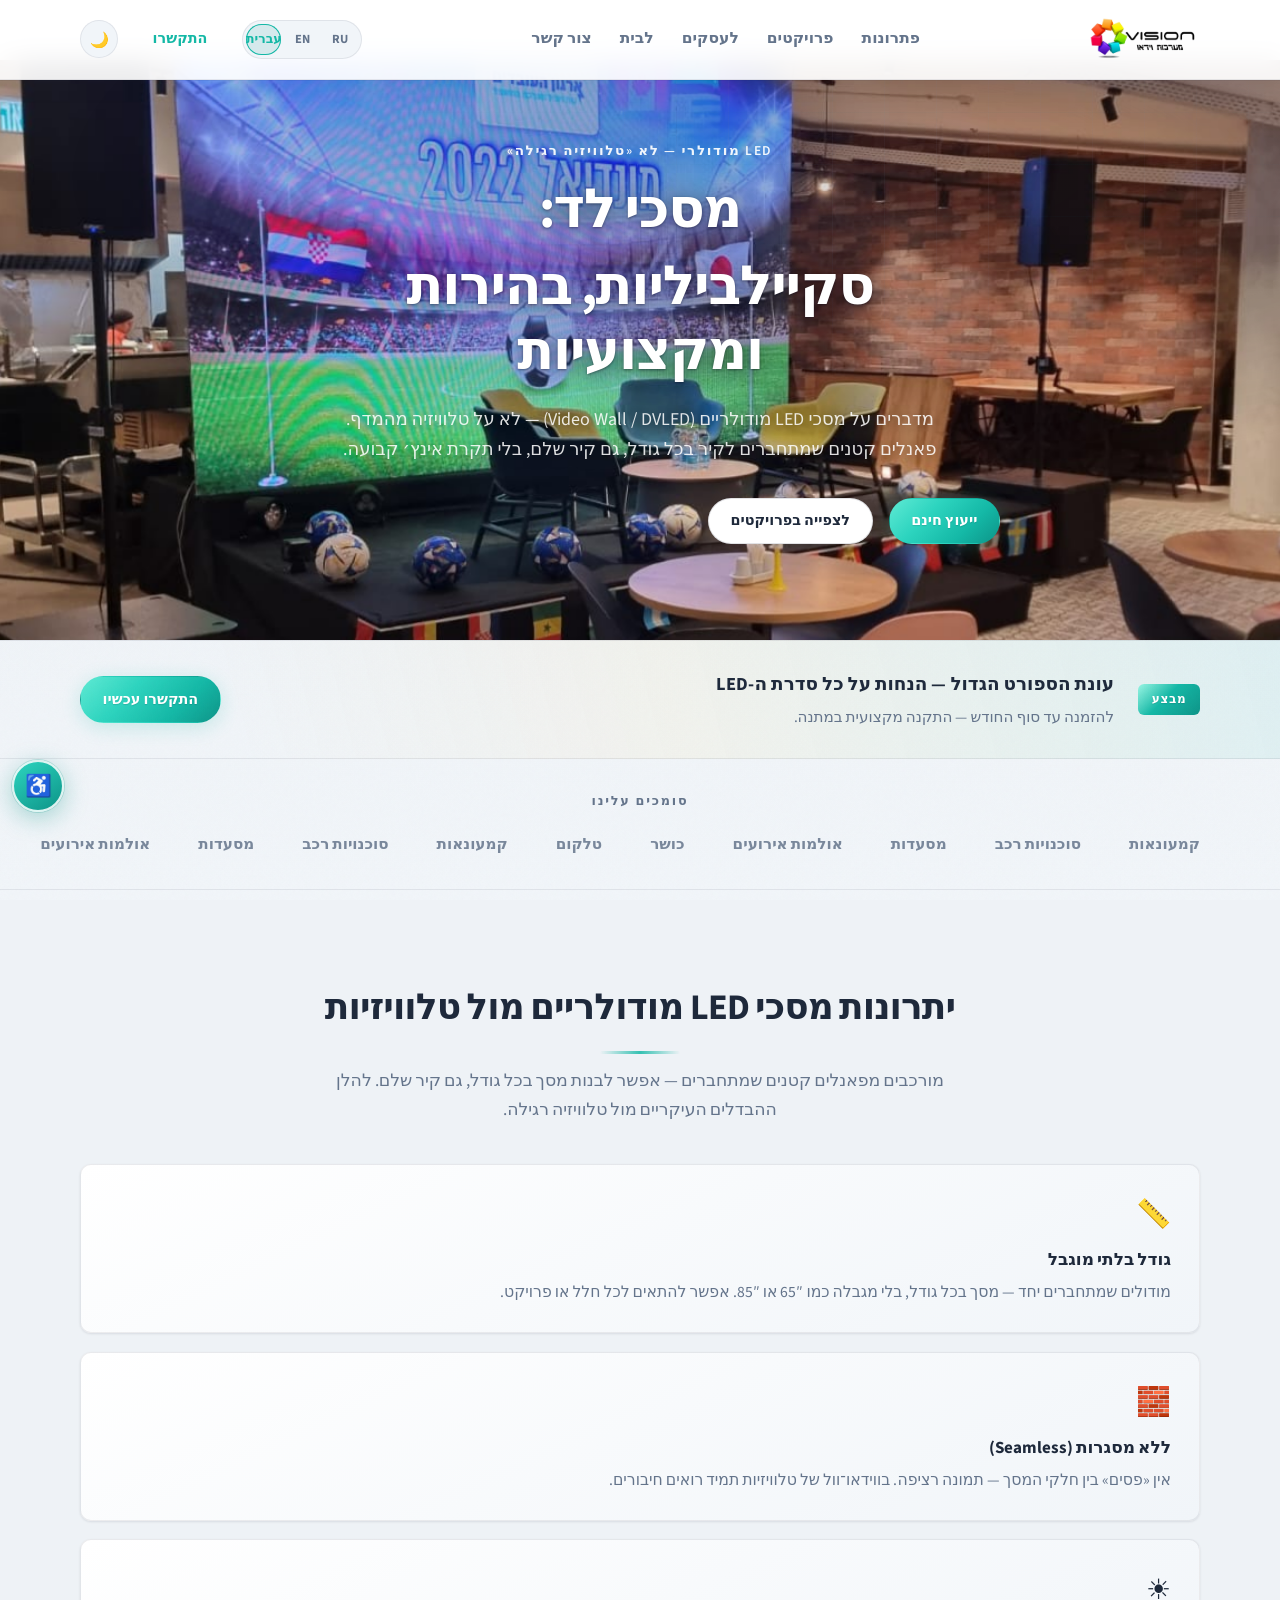
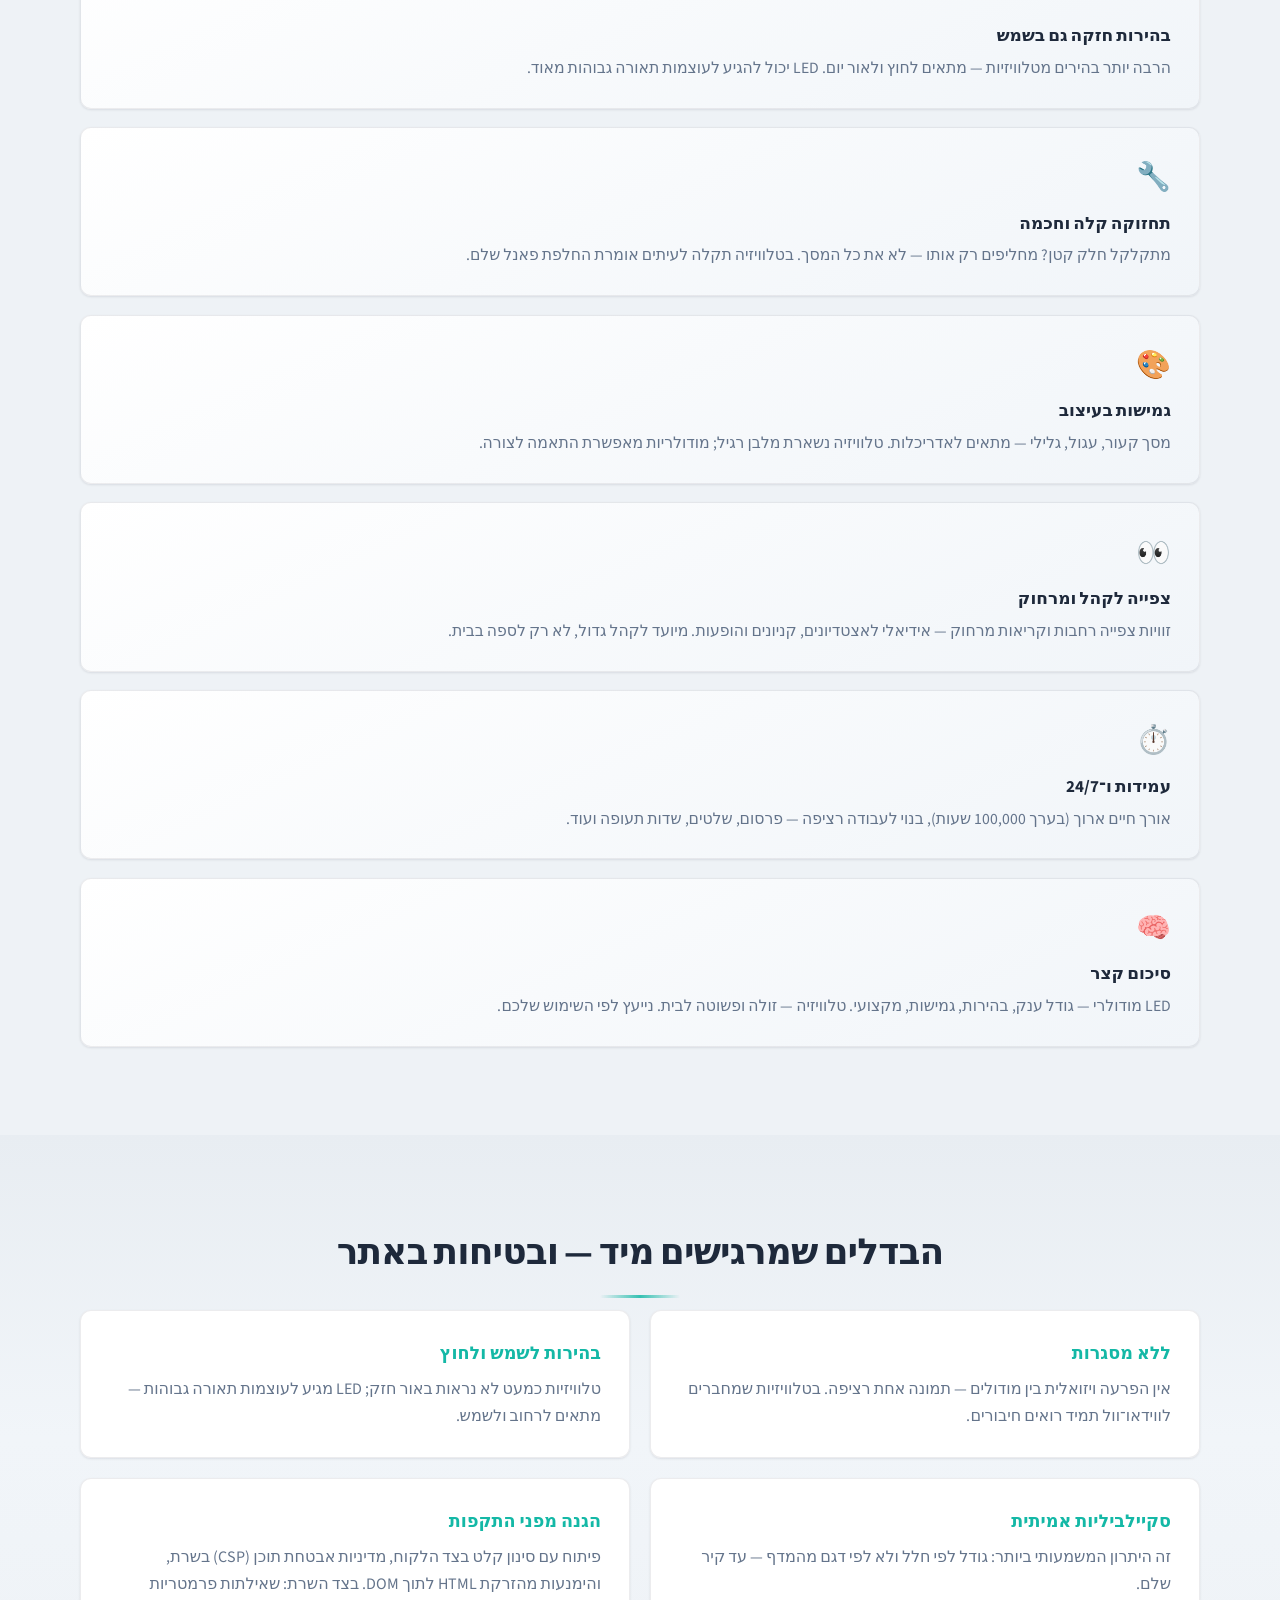
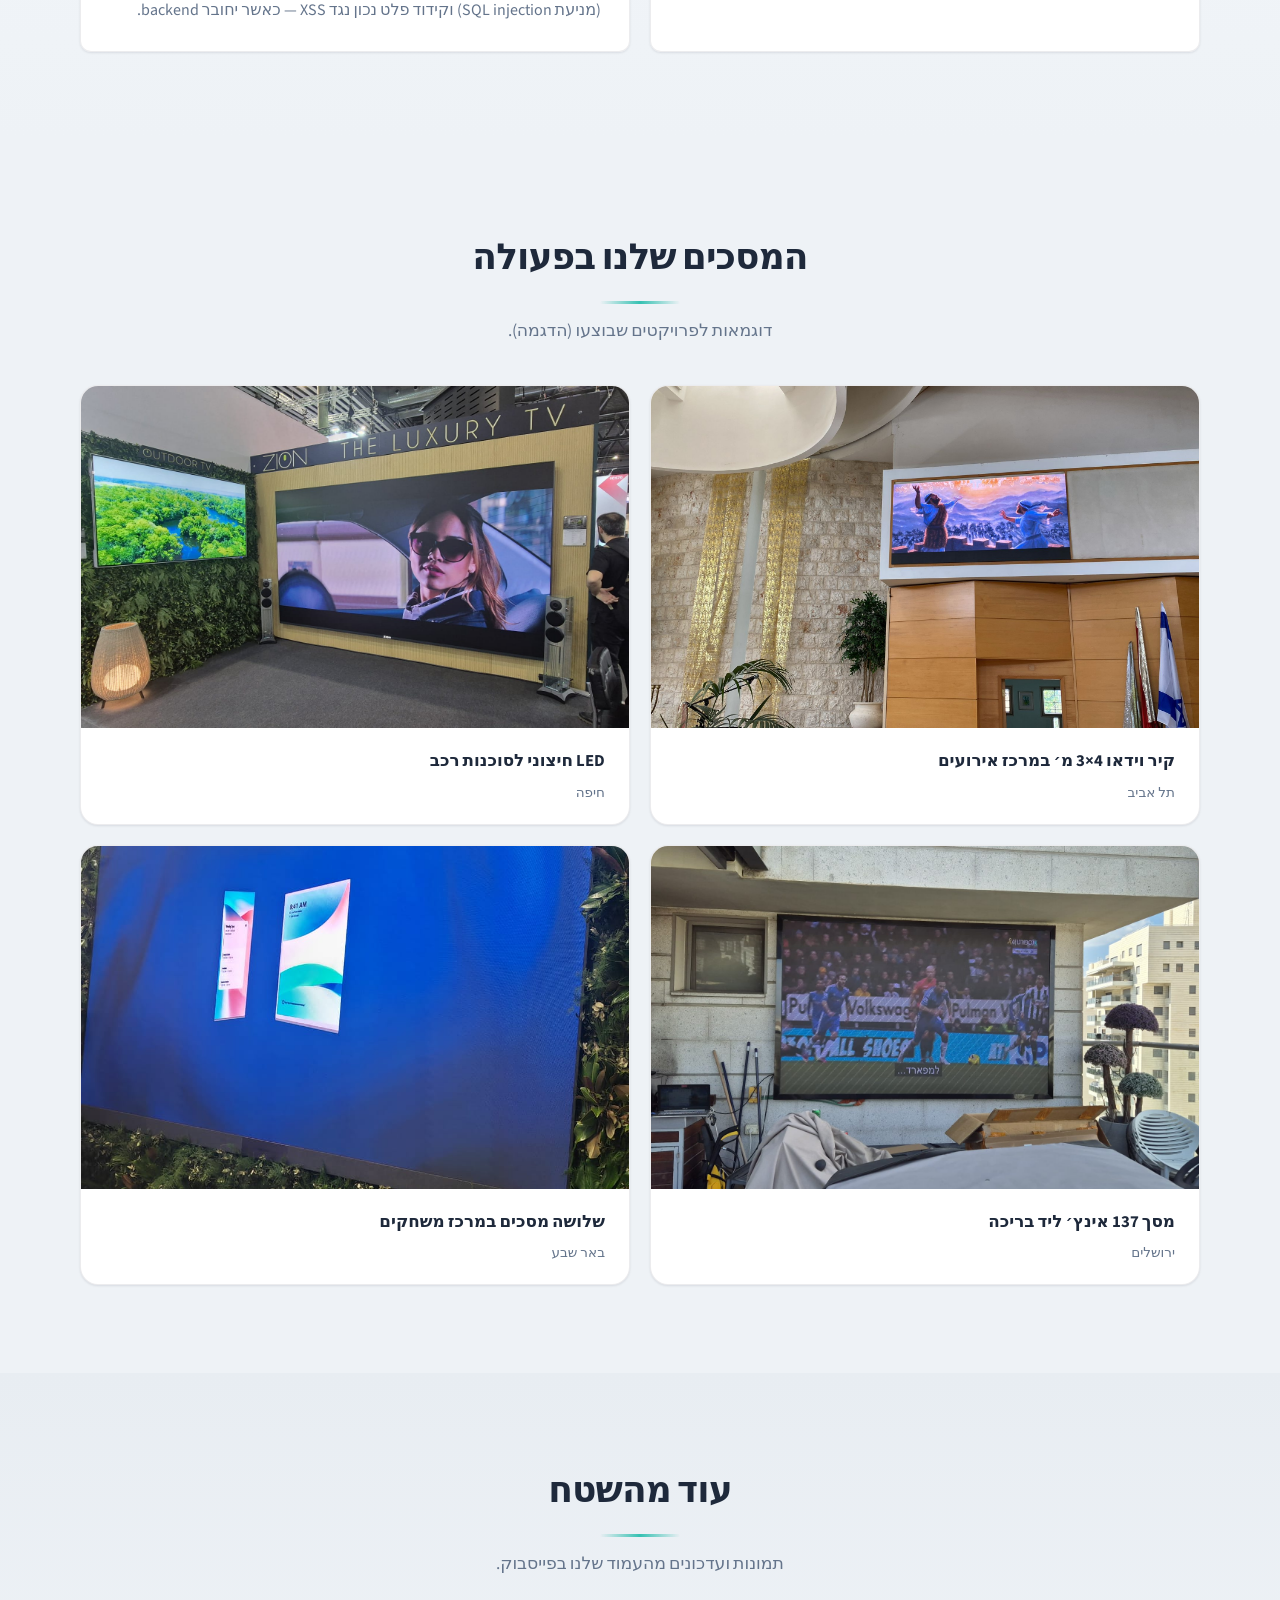
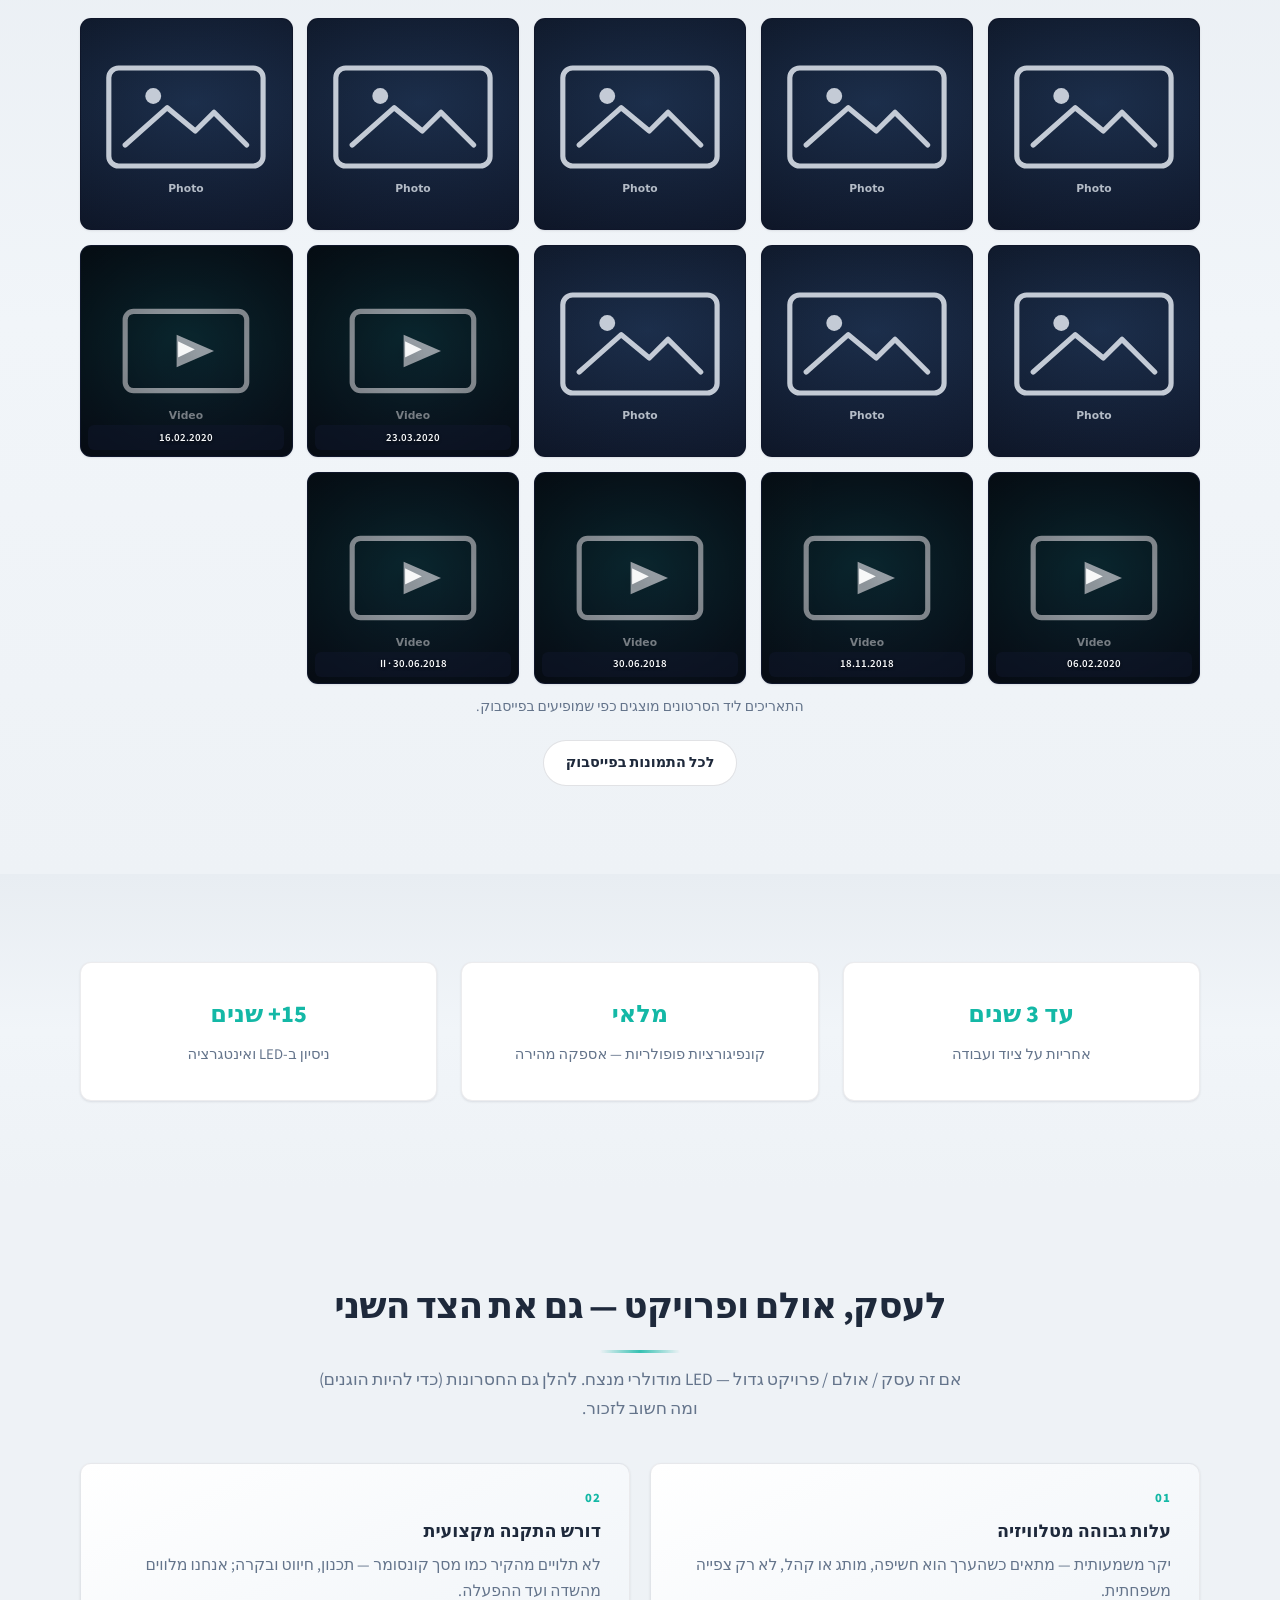
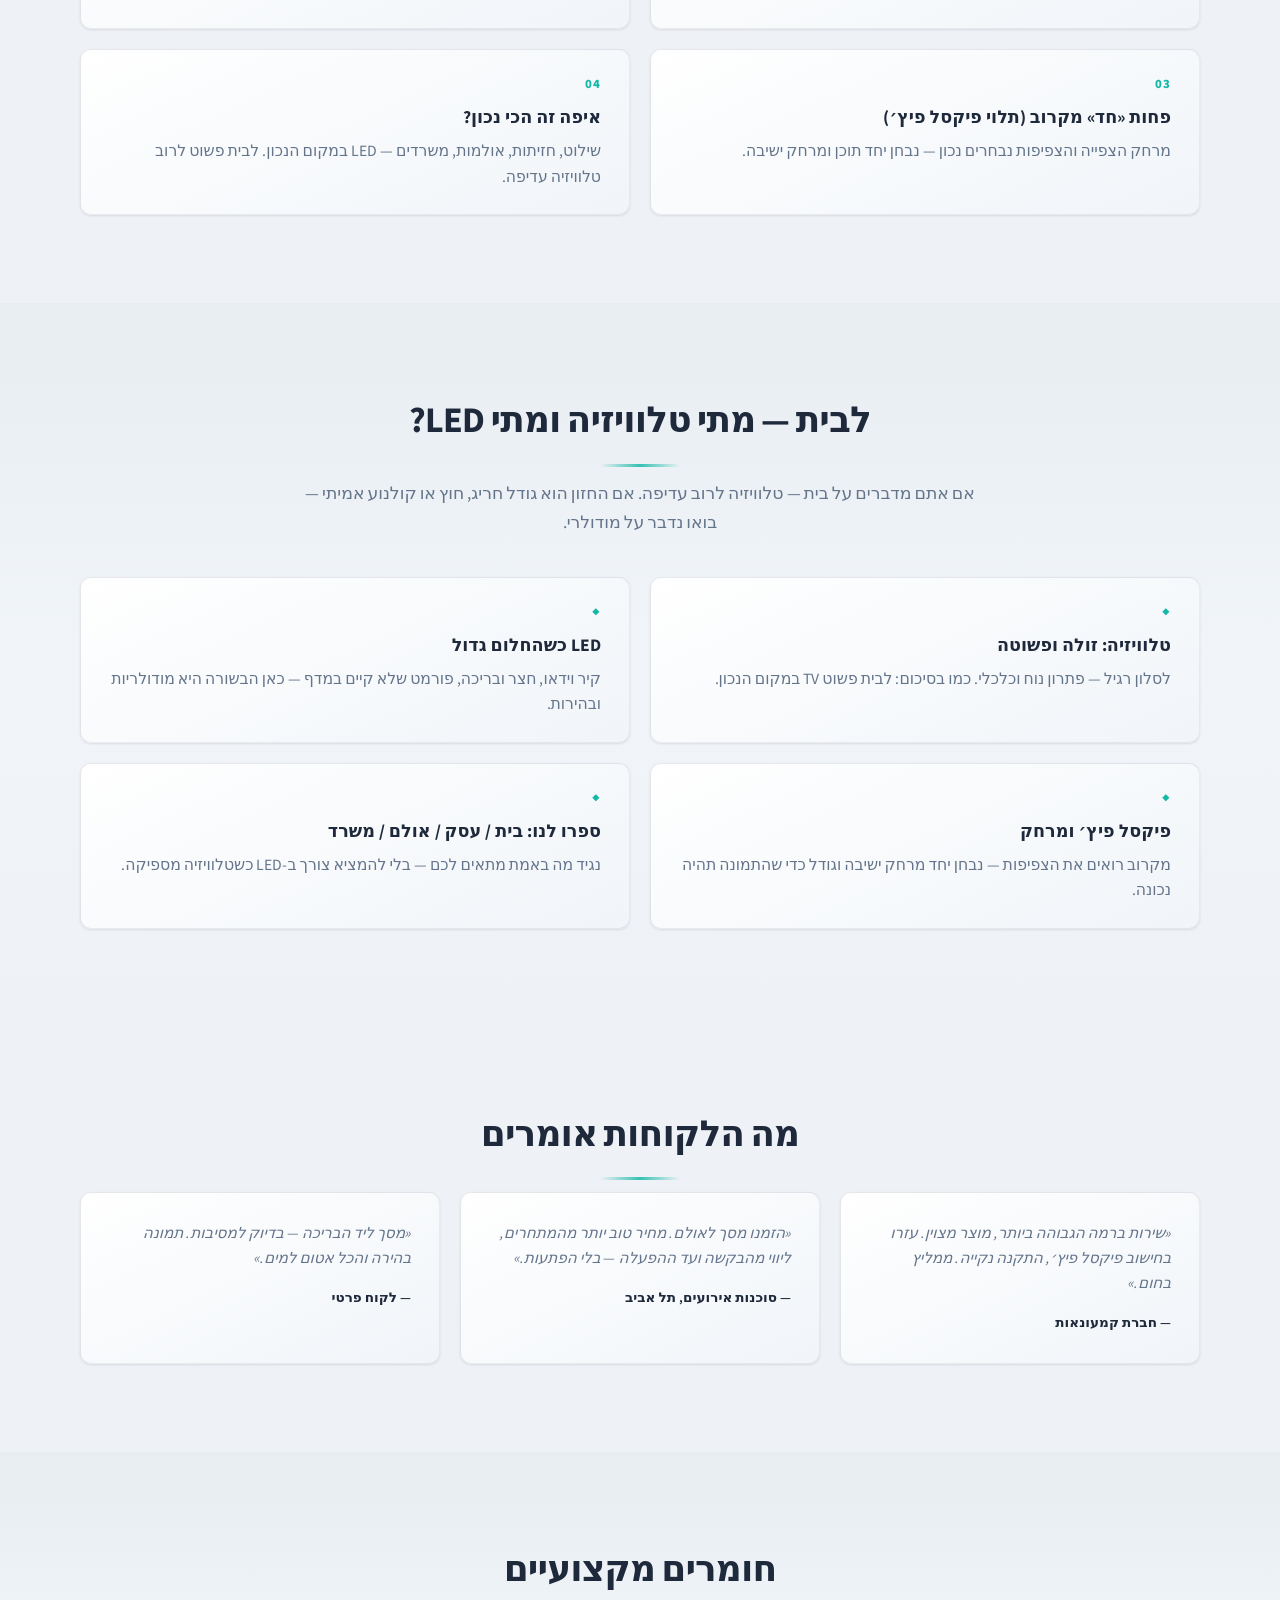
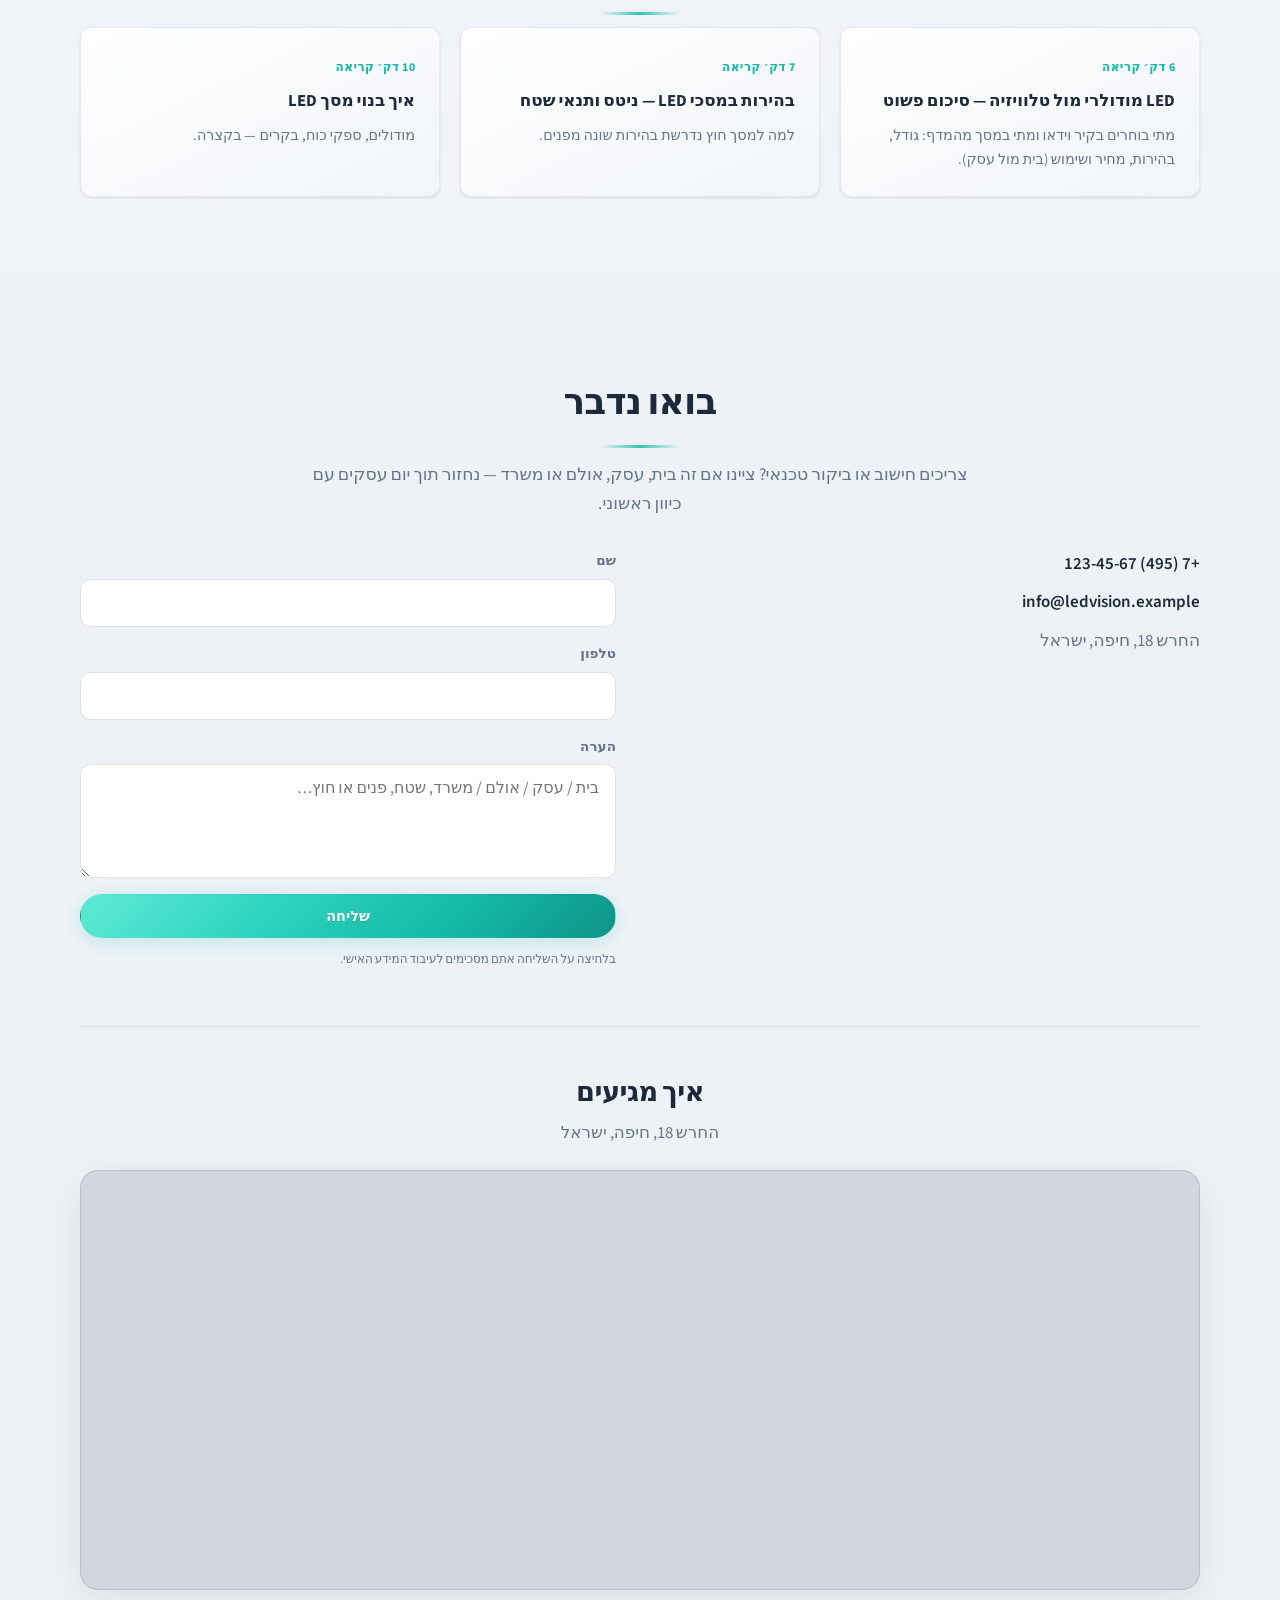
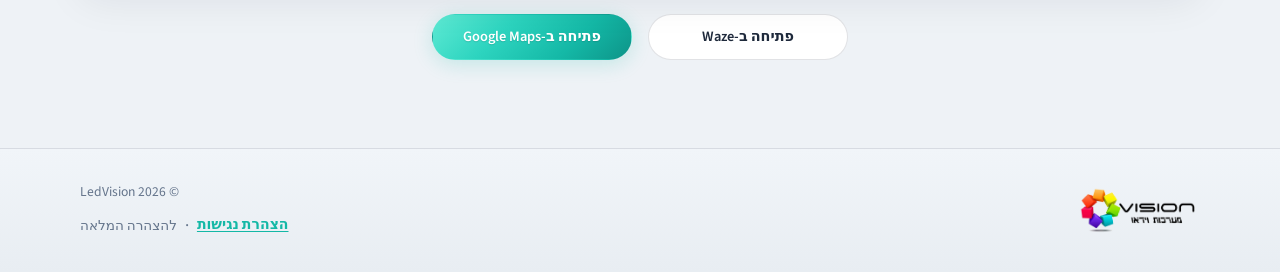
<file: index.html>
<!DOCTYPE html>
<html lang="he" dir="rtl">
<head>
  <meta charset="UTF-8" />
  <meta name="viewport" content="width=device-width, initial-scale=1.0, viewport-fit=cover" />
  <meta name="theme-color" content="#eef2f6" />
  <meta name="referrer" content="strict-origin-when-cross-origin" />
  <link rel="icon" href="assets/favicon-32.png" sizes="32x32" />
  <link rel="icon" href="assets/favicon-32.png" type="image/png" sizes="32x32" />
  <link rel="icon" href="assets/favicon-16.png" type="image/png" sizes="16x16" />
  <link rel="apple-touch-icon" href="assets/apple-touch-icon.png" sizes="192x192" />
  <title>LedVision | מסכי LED לבית, לעסק ולחוץ</title>
  <meta name="description" content="מסכי LED מודולריים (Video Wall / DVLED) מול טלוויזיה: גודל ללא הגבלה, תמונה רציפה ללא מסגרות, בהירות לחוץ. ייעוץ, התקנה ואחריות." />
  <link rel="preconnect" href="https://fonts.googleapis.com" />
  <link rel="preconnect" href="https://fonts.gstatic.com" crossorigin />
  <link href="https://fonts.googleapis.com/css2?family=Lexend:wght@400;500;600;700&family=Source+Sans+3:ital,wght@0,400;0,500;0,600;0,700;1,400&display=swap" rel="stylesheet" />
  <link rel="stylesheet" href="styles.css" />
  <script src="early-a11y.js"></script>
  <script src="early-theme.js"></script>
</head>
<body id="top">
  <a class="skip-link" href="#main" data-i18n="a11y.skipToContent">דלג לתוכן</a>
  <div class="site-shell">
  <header class="header">
    <div class="container header__inner">
      <a href="#top" class="logo logo--split" aria-label="LedVision">
        <span class="logo__mark" aria-hidden="true">
          <img
            class="logo__mark-img"
            src="assets/Vision_Logo_brand.png"
            alt=""
            width="400"
            height="159"
            decoding="async"
          />
        </span>
        <span class="logo__wordmark" aria-hidden="true">
          <img
            class="logo__wordmark-img"
            src="assets/Vision_Logo_brand.png"
            alt=""
            width="400"
            height="159"
            decoding="async"
          />
        </span>
      </a>
      <nav class="nav" id="nav" aria-label="Main">
        <div class="nav__mobile-head">
          <button type="button" class="nav__close" id="nav-close" aria-label="סגירת תפריט">
            <span aria-hidden="true">×</span>
          </button>
        </div>
        <a href="#solutions" data-i18n="nav.solutions">פתרונות</a>
        <a href="#projects" data-i18n="nav.projects">פרויקטים</a>
        <a href="#business" data-i18n="nav.business">לעסקים</a>
        <a href="#home" data-i18n="nav.home">לבית</a>
        <a href="#contact" data-i18n="nav.contact">צור קשר</a>
      </nav>
      <div class="header__actions" dir="ltr">
        <button class="burger" type="button" aria-label="תפריט" aria-expanded="false" id="burger">
          <span></span><span></span><span></span>
        </button>
        <button
          type="button"
          class="theme-toggle"
          data-theme-toggle
          aria-pressed="false"
          aria-label=""
        >
          <span class="theme-toggle__moon" aria-hidden="true">🌙</span>
          <span class="theme-toggle__sun" aria-hidden="true">☀️</span>
        </button>
        <a class="btn btn--ghost" href="tel:+74951234567" data-i18n="nav.call" dir="auto">התקשרו</a>
        <div class="lang-switch" id="lang-switch" role="group">
          <button type="button" class="lang-switch__btn is-active" data-set-lang="he" aria-pressed="true">עברית</button>
          <button type="button" class="lang-switch__btn" data-set-lang="en" aria-pressed="false">EN</button>
          <button type="button" class="lang-switch__btn" data-set-lang="ru" aria-pressed="false">RU</button>
        </div>
      </div>
    </div>
  </header>

  <main id="main">
  <section class="hero" data-hero-parallax data-hero-parallax-src="pic/hero.jpg">
    <div class="hero__bg" aria-hidden="true"></div>
    <div class="container hero__grid">
      <div class="hero__content">
        <p class="hero__eyebrow" data-i18n="hero.eyebrow">LED מודולרי — לא «טלוויזיה רגילה»</p>
        <h1 class="hero__title">
          <span class="hero__title-line" data-i18n="hero.titleLine1">מסכי לד:</span>
          <span class="hero__title-line" data-i18n="hero.titleLine2">סקיילביליות, בהירות ומקצועיות</span>
        </h1>
        <p class="hero__text" data-i18n="hero.text">מדברים על מסכי LED מודולריים (Video Wall / DVLED) — לא על טלוויזיה מהמדף. פאנלים קטנים שמתחברים לקיר בכל גודל, גם קיר שלם, בלי תקרת אינץ׳ קבועה.</p>
        <div class="hero__cta">
          <a href="#contact" class="btn btn--primary" data-i18n="hero.cta1">ייעוץ חינם</a>
          <a href="#projects" class="btn btn--outline" data-i18n="hero.cta2">לצפייה בפרויקטים</a>
        </div>
      </div>
    </div>
  </section>

  <section class="promo">
    <div class="container promo__inner">
      <div class="promo__badge" data-i18n="promo.badge">מבצע</div>
      <div class="promo__text">
        <h2 class="promo__title" data-i18n="promo.title">עונת הספורט הגדול — הנחות על כל סדרת ה-LED</h2>
        <p data-i18n="promo.text">להזמנה עד סוף החודש — התקנה מקצועית במתנה.</p>
      </div>
      <a href="tel:+74951234567" class="btn btn--primary promo__btn" data-i18n="promo.btn">התקשרו עכשיו</a>
    </div>
  </section>

  <section class="clients">
    <div class="container">
      <p class="section-label" data-i18n="clients.label">סומכים עלינו</p>
      <div class="clients__track" id="clients-track" aria-hidden="true">
        <span data-client-i="0">קמעונאות</span><span data-client-i="1">סוכנויות רכב</span><span data-client-i="2">מסעדות</span><span data-client-i="3">אולמות אירועים</span><span data-client-i="4">כושר</span><span data-client-i="5">טלקום</span>
        <span data-client-i="0">קמעונאות</span><span data-client-i="1">סוכנויות רכב</span><span data-client-i="2">מסעדות</span><span data-client-i="3">אולמות אירועים</span><span data-client-i="4">כושר</span><span data-client-i="5">טלקום</span>
      </div>
    </div>
  </section>

  <section class="section" id="solutions">
    <div class="container">
      <h2 class="section__title" data-i18n="solutions.title">יתרונות מסכי LED מודולריים מול טלוויזיות</h2>
      <p class="section__lead" data-i18n="solutions.lead">מורכבים מפאנלים קטנים שמתחברים — אפשר לבנות מסך בכל גודל, גם קיר שלם. להלן ההבדלים העיקריים מול טלוויזיה רגילה.</p>
      <div class="solutions-cards">
        <article class="card" data-card-i="0">
          <div class="card__icon">📏</div>
          <h3 data-i18n-card-title>חצר ובריכה</h3>
          <p data-i18n-card-text>הגנה מפני מים, בהירות לשמיים הפתוחים, קולנוע ליד המים.</p>
        </article>
        <article class="card" data-card-i="1">
          <div class="card__icon">🧱</div>
          <h3 data-i18n-card-title>אולמות אירועים</h3>
          <p data-i18n-card-text>הופעות, חתונות, אירועים חברה — בלי הבזק ועם תמונה חלקה.</p>
        </article>
        <article class="card" data-card-i="2">
          <div class="card__icon">☀️</div>
          <h3 data-i18n-card-title>עסקים ו-HoReCa</h3>
          <p data-i18n-card-text>תפריטים, מבצעים, מיתוג — תוכן בזמן אמת.</p>
        </article>
        <article class="card" data-card-i="3">
          <div class="card__icon">🔧</div>
          <h3 data-i18n-card-title>שילוט חוצות</h3>
          <p data-i18n-card-text>קריאות יום ולילה, עמידות במזג אוויר.</p>
        </article>
        <article class="card" data-card-i="4">
          <div class="card__icon">🎨</div>
          <h3 data-i18n-card-title>חדרי ישיבות</h3>
          <p data-i18n-card-text>קירות וידאו למצגות ולווידאו קונפרנס.</p>
        </article>
        <article class="card" data-card-i="5">
          <div class="card__icon">👀</div>
          <h3 data-i18n-card-title>מועדונים וסטודיו</h3>
          <p data-i18n-card-text>ויזואל דינמי וסנכרון עם תאורה.</p>
        </article>
        <article class="card" data-card-i="6">
          <div class="card__icon">⏱️</div>
          <h3 data-i18n-card-title>חנויות</h3>
          <p data-i18n-card-text>חלונות ראווה ואזורי תצוגה שמושכים מבט.</p>
        </article>
        <article class="card" data-card-i="7">
          <div class="card__icon">🧠</div>
          <h3 data-i18n-card-title>סטודיו והקלטות</h3>
          <p data-i18n-card-text>אור אחיד ודיוק צבע לפרודקשן.</p>
        </article>
      </div>
    </div>
  </section>

  <section class="section section--dim">
    <div class="container">
      <h2 class="section__title" data-i18n="features.title">מצוינות ויזואלית ללא פשרות</h2>
      <div class="grid grid--2 features">
        <div class="feature" data-feature-i="0">
          <h3>קצב רענון גבוה</h3>
          <p>תמונה חלקה בלי הבזק מורגש — נוחות לעין בכל תוכן.</p>
        </div>
        <div class="feature" data-feature-i="1">
          <h3>התאמה אישית מלאה</h3>
          <p>מסכים מעוגלים ושקופים, פורמטים לא סטנדרטיים לפי הפרויקט.</p>
        </div>
        <div class="feature" data-feature-i="2">
          <h3>צבע ובהירות</h3>
          <p>כיול ובחירת בהירות לחלל או לרחוב.</p>
        </div>
        <div class="feature" data-feature-i="3">
          <h3>הגנה מפני התקפות</h3>
          <p>סינון קלט, CSP, ובצד השרת — שאילתות פרמטריות וקידוד פלט.</p>
        </div>
      </div>
    </div>
  </section>

  <section class="section" id="projects">
    <div class="container">
      <h2 class="section__title" data-i18n="projects.title">המסכים שלנו בפעולה</h2>
      <p class="section__lead" data-i18n="projects.lead">דוגמאות לפרויקטים שבוצעו (הדגמה).</p>
      <div class="grid grid--2 projects">
        <article class="project" data-project-i="0">
          <div class="project__visual">
            <img src="pic/project-1.jpg" alt="" loading="lazy" decoding="async" width="960" height="600" />
          </div>
          <div class="project__body">
            <h3>קיר וידאו 4×3 מ׳ במרכז אירועים</h3>
            <p class="project__loc">תל אביב</p>
          </div>
        </article>
        <article class="project" data-project-i="1">
          <div class="project__visual">
            <img src="pic/project-2.jpg" alt="" loading="lazy" decoding="async" width="960" height="600" />
          </div>
          <div class="project__body">
            <h3>LED חיצוני לסוכנות רכב</h3>
            <p class="project__loc">חיפה</p>
          </div>
        </article>
        <article class="project" data-project-i="2">
          <div class="project__visual">
            <img src="pic/project-3.jpg" alt="" loading="lazy" decoding="async" width="960" height="600" />
          </div>
          <div class="project__body">
            <h3>מסך 137 אינץ׳ ליד בריכה</h3>
            <p class="project__loc">ירושלים</p>
          </div>
        </article>
        <article class="project" data-project-i="3">
          <div class="project__visual">
            <img src="pic/project-4.jpg" alt="" loading="lazy" decoding="async" width="960" height="600" />
          </div>
          <div class="project__body">
            <h3>שלושה מסכים במרכז משחקים</h3>
            <p class="project__loc">באר שבע</p>
          </div>
        </article>
      </div>
    </div>
  </section>

  <section class="section section--dim" id="fb-gallery" aria-labelledby="fb-gallery-title">
    <div class="container">
      <h2 class="section__title" id="fb-gallery-title" data-i18n="fbFeed.title">עוד מהשטח</h2>
      <p class="section__lead" data-i18n="fbFeed.lead">תמונות ועדכונים מהעמוד שלנו בפייסבוק.</p>
      <div class="fb-media" role="list">
        <a class="fb-media__item fb-media__item--post" role="listitem" href="https://www.facebook.com/photo/?fbid=623242629817073&amp;set=pb.100063940235191.-2207520000" target="_blank" rel="noopener noreferrer" data-fb-post="https://www.facebook.com/photo/?fbid=623242629817073&amp;set=pb.100063940235191.-2207520000">
          <img class="fb-media__preview" src="assets/fb-photo-preview.svg" alt="" loading="lazy" decoding="async" width="1600" height="900" />
          <span class="fb-media__embed-host" aria-hidden="true"></span>
        </a>

        <a class="fb-media__item fb-media__item--post" role="listitem" href="https://www.facebook.com/photo/?fbid=2886658861417328&amp;set=pb.100063940235191.-2207520000" target="_blank" rel="noopener noreferrer" data-fb-post="https://www.facebook.com/photo/?fbid=2886658861417328&amp;set=pb.100063940235191.-2207520000">
          <img class="fb-media__preview" src="assets/fb-photo-preview.svg" alt="" loading="lazy" decoding="async" width="1600" height="900" />
          <span class="fb-media__embed-host" aria-hidden="true"></span>
        </a>
        <a class="fb-media__item fb-media__item--post" role="listitem" href="https://www.facebook.com/photo/?fbid=2886658744750673&amp;set=pb.100063940235191.-2207520000" target="_blank" rel="noopener noreferrer" data-fb-post="https://www.facebook.com/photo/?fbid=2886658744750673&amp;set=pb.100063940235191.-2207520000">
          <img class="fb-media__preview" src="assets/fb-photo-preview.svg" alt="" loading="lazy" decoding="async" width="1600" height="900" />
          <span class="fb-media__embed-host" aria-hidden="true"></span>
        </a>
        <a class="fb-media__item fb-media__item--post" role="listitem" href="https://www.facebook.com/photo/?fbid=2886658598084021&amp;set=pb.100063940235191.-2207520000" target="_blank" rel="noopener noreferrer" data-fb-post="https://www.facebook.com/photo/?fbid=2886658598084021&amp;set=pb.100063940235191.-2207520000">
          <img class="fb-media__preview" src="assets/fb-photo-preview.svg" alt="" loading="lazy" decoding="async" width="1600" height="900" />
          <span class="fb-media__embed-host" aria-hidden="true"></span>
        </a>
        <a class="fb-media__item fb-media__item--post" role="listitem" href="https://www.facebook.com/photo/?fbid=2886658408084040&amp;set=pb.100063940235191.-2207520000" target="_blank" rel="noopener noreferrer" data-fb-post="https://www.facebook.com/photo/?fbid=2886658408084040&amp;set=pb.100063940235191.-2207520000">
          <img class="fb-media__preview" src="assets/fb-photo-preview.svg" alt="" loading="lazy" decoding="async" width="1600" height="900" />
          <span class="fb-media__embed-host" aria-hidden="true"></span>
        </a>
        <a class="fb-media__item fb-media__item--post" role="listitem" href="https://www.facebook.com/photo/?fbid=2886658294750718&amp;set=pb.100063940235191.-2207520000" target="_blank" rel="noopener noreferrer" data-fb-post="https://www.facebook.com/photo/?fbid=2886658294750718&amp;set=pb.100063940235191.-2207520000">
          <img class="fb-media__preview" src="assets/fb-photo-preview.svg" alt="" loading="lazy" decoding="async" width="1600" height="900" />
          <span class="fb-media__embed-host" aria-hidden="true"></span>
        </a>
        <a class="fb-media__item fb-media__item--post" role="listitem" href="https://www.facebook.com/photo/?fbid=2800632990019916&amp;set=pb.100063940235191.-2207520000" target="_blank" rel="noopener noreferrer" data-fb-post="https://www.facebook.com/photo/?fbid=2800632990019916&amp;set=pb.100063940235191.-2207520000">
          <img class="fb-media__preview" src="assets/fb-photo-preview.svg" alt="" loading="lazy" decoding="async" width="1600" height="900" />
          <span class="fb-media__embed-host" aria-hidden="true"></span>
        </a>
        <a class="fb-media__item fb-media__item--post" role="listitem" href="https://www.facebook.com/photo/?fbid=2800632903353258&amp;set=pb.100063940235191.-2207520000" target="_blank" rel="noopener noreferrer" data-fb-post="https://www.facebook.com/photo/?fbid=2800632903353258&amp;set=pb.100063940235191.-2207520000">
          <img class="fb-media__preview" src="assets/fb-photo-preview.svg" alt="" loading="lazy" decoding="async" width="1600" height="900" />
          <span class="fb-media__embed-host" aria-hidden="true"></span>
        </a>
        <a class="fb-media__item fb-media__item--video" role="listitem" href="https://www.facebook.com/VisionLEDSys/videos/3163619006989840/" target="_blank" rel="noopener noreferrer" data-fb-embed="https://www.facebook.com/VisionLEDSys/videos/3163619006989840/">
          <img class="fb-media__preview" src="assets/fb-video-preview.svg" alt="" loading="lazy" decoding="async" width="1600" height="900" />
          <span class="fb-media__embed-host" aria-hidden="true"></span>
          <span class="fb-media__play" aria-hidden="true">▶</span>
          <span class="fb-media__date">23.03.2020</span>
        </a>
        <a class="fb-media__item fb-media__item--video" role="listitem" href="https://www.facebook.com/100063940235191/videos/780269625795379/" target="_blank" rel="noopener noreferrer" data-fb-embed="https://www.facebook.com/100063940235191/videos/780269625795379/">
          <img class="fb-media__preview" src="assets/fb-video-preview.svg" alt="" loading="lazy" decoding="async" width="1600" height="900" />
          <span class="fb-media__embed-host" aria-hidden="true"></span>
          <span class="fb-media__play" aria-hidden="true">▶</span>
          <span class="fb-media__date">16.02.2020</span>
        </a>
        <a class="fb-media__item fb-media__item--video" role="listitem" href="https://www.facebook.com/100063940235191/videos/592870314901908/" target="_blank" rel="noopener noreferrer" data-fb-embed="https://www.facebook.com/100063940235191/videos/592870314901908/">
          <img class="fb-media__preview" src="assets/fb-video-preview.svg" alt="" loading="lazy" decoding="async" width="1600" height="900" />
          <span class="fb-media__embed-host" aria-hidden="true"></span>
          <span class="fb-media__play" aria-hidden="true">▶</span>
          <span class="fb-media__date">06.02.2020</span>
        </a>
        <a class="fb-media__item fb-media__item--video" role="listitem" href="https://www.facebook.com/100063940235191/videos/190220581866340/" target="_blank" rel="noopener noreferrer" data-fb-embed="https://www.facebook.com/100063940235191/videos/190220581866340/">
          <img class="fb-media__preview" src="assets/fb-video-preview.svg" alt="" loading="lazy" decoding="async" width="1600" height="900" />
          <span class="fb-media__embed-host" aria-hidden="true"></span>
          <span class="fb-media__play" aria-hidden="true">▶</span>
          <span class="fb-media__date">18.11.2018</span>
        </a>
        <a class="fb-media__item fb-media__item--video" role="listitem" href="https://www.facebook.com/100063940235191/videos/1801849386564953/" target="_blank" rel="noopener noreferrer" data-fb-embed="https://www.facebook.com/100063940235191/videos/1801849386564953/">
          <img class="fb-media__preview" src="assets/fb-video-preview.svg" alt="" loading="lazy" decoding="async" width="1600" height="900" />
          <span class="fb-media__embed-host" aria-hidden="true"></span>
          <span class="fb-media__play" aria-hidden="true">▶</span>
          <span class="fb-media__date">30.06.2018</span>
        </a>
        <a class="fb-media__item fb-media__item--video" role="listitem" href="https://www.facebook.com/100063940235191/videos/1801847973231761/" target="_blank" rel="noopener noreferrer" data-fb-embed="https://www.facebook.com/100063940235191/videos/1801847973231761/">
          <img class="fb-media__preview" src="assets/fb-video-preview.svg" alt="" loading="lazy" decoding="async" width="1600" height="900" />
          <span class="fb-media__embed-host" aria-hidden="true"></span>
          <span class="fb-media__play" aria-hidden="true">▶</span>
          <span class="fb-media__date">30.06.2018 · II</span>
        </a>
      </div>
      <p class="section__lead fb-gallery__note" data-i18n="fbFeed.note">התאריכים ליד הסרטונים מוצגים כפי שמופיעים בפייסבוק.</p>
      <div class="fb-media__more">
        <a class="btn btn--outline" href="https://www.facebook.com/share/1ENvrf56PA/" target="_blank" rel="noopener noreferrer" data-i18n="fbFeed.more">לכל התמונות בפייסבוק</a>
      </div>
    </div>
  </section>

  <section class="section section--dim trust">
    <div class="container">
      <div class="grid grid--3 trust__grid">
        <div class="trust__item" data-trust-i="0">
          <strong>עד 3 שנים</strong>
          <span>אחריות על ציוד ועבודה</span>
        </div>
        <div class="trust__item" data-trust-i="1">
          <strong>מלאי</strong>
          <span>קונפיגורציות פופולריות — אספקה מהירה</span>
        </div>
        <div class="trust__item" data-trust-i="2">
          <strong>15+ שנים</strong>
          <span>ניסיון ב-LED ואינטגרציה</span>
        </div>
      </div>
    </div>
  </section>

  <section class="section" id="business">
    <div class="container">
      <h2 class="section__title" data-i18n="business.title">LED לעסקים — השקעה שחוזרת לעצמה</h2>
      <p class="section__lead" data-i18n="business.lead">מסך דינמי מחזק זיהוי מותג ומסייע למכור.</p>
      <div class="grid grid--2 benefits">
        <div class="benefit" data-business-i="0">
          <span class="benefit__num">01</span>
          <h3>צמיחת מכירות</h3>
          <p>תוכן דינמי ובולט שומר על קשב ומעודד רכישות אימפולסיביות.</p>
        </div>
        <div class="benefit" data-business-i="1">
          <span class="benefit__num">02</span>
          <h3>חשיפה מקסימלית</h3>
          <p>נראות בשמש ובערב — המותג שלכם נראה לכל העוברים.</p>
        </div>
        <div class="benefit" data-business-i="2">
          <span class="benefit__num">03</span>
          <h3>שיווק גמיש</h3>
          <p>עדכנו מבצעים ומלאי מיד — בלי הדפסת באנרים חדשים.</p>
        </div>
        <div class="benefit" data-business-i="3">
          <span class="benefit__num">04</span>
          <h3>ROI לאורך זמן</h3>
          <p>השקעה חד־פעמית ושנות עבודה יציבות בלי להחליף שלטים פיזיים.</p>
        </div>
      </div>
    </div>
  </section>

  <section class="section section--dim" id="home">
    <div class="container">
      <h2 class="section__title" data-i18n="homeSection.title">LED לבית ולחצר</h2>
      <p class="section__lead" data-i18n="homeSection.lead">קולנוע בסלון או ליד הבריכה — בלי פשרות על בהירות.</p>
      <div class="grid grid--2 benefits">
        <div class="benefit" data-home-i="0">
          <span class="benefit__num">◆</span>
          <h3>קולנוע ביתי</h3>
          <p>פורמט גדול עם תמונה חדה גם בחדר מואר — חלופה למקרן.</p>
        </div>
        <div class="benefit" data-home-i="1">
          <span class="benefit__num">◆</span>
          <h3>חצר ואזור בילוי</h3>
          <p>הגנה מפני לחות וקרינת UV — אידיאלי ליד בריכה או מרפסת.</p>
        </div>
        <div class="benefit" data-home-i="2">
          <span class="benefit__num">◆</span>
          <h3>כל גודל</h3>
          <p>מפאנלים קומפקטיים ועד קירות שלמים — בלי תקרת גודל של טלוויזיה.</p>
        </div>
        <div class="benefit" data-home-i="3">
          <span class="benefit__num">◆</span>
          <h3>מראה פרימיום</h3>
          <p>המסך כחלק מהעיצוב: אמנות, שעון, אווירה — במכשיר אחד.</p>
        </div>
      </div>
    </div>
  </section>

  <section class="section" id="reviews">
    <div class="container">
      <h2 class="section__title" data-i18n="reviews.title">מה הלקוחות אומרים</h2>
      <div class="reviews">
        <blockquote class="review" data-review-i="0">
          <p>«שירות ברמה הגבוהה ביותר, מוצר מצוין. עזרו בחישוב פיקסל פיץ׳, התקנה נקייה. ממליץ בחום.»</p>
          <footer>— חברת קמעונאות</footer>
        </blockquote>
        <blockquote class="review" data-review-i="1">
          <p>«הזמנו מסך לאולם. מחיר טוב יותר מהמתחרים, ליווי מהבקשה ועד ההפעלה — בלי הפתעות.»</p>
          <footer>— סוכנות אירועים, תל אביב</footer>
        </blockquote>
        <blockquote class="review" data-review-i="2">
          <p>«מסך ליד הבריכה — בדיוק למסיבות. תמונה בהירה והכל אטום למים.»</p>
          <footer>— לקוח פרטי</footer>
        </blockquote>
      </div>
    </div>
  </section>

  <section class="section section--dim" id="blog">
    <div class="container">
      <h2 class="section__title" data-i18n="blog.title">חומרים מקצועיים</h2>
      <div class="grid grid--3 blog">
        <a href="#" class="blog-card blog-card--stub" data-blog-i="0">
          <span class="blog-card__meta">8 דק׳ קריאה</span>
          <h3>מהו פיקסל פיץ׳ ואיך לבחור מסך</h3>
          <p>מרחק בין פיקסלים ומרחק צפייה אופטימלי.</p>
        </a>
        <a href="#" class="blog-card blog-card--stub" data-blog-i="1">
          <span class="blog-card__meta">7 דק׳ קריאה</span>
          <h3>בהירות במסכי LED — ניטס ותנאי שטח</h3>
          <p>למה למסך חוץ נדרשת בהירות שונה מפנים.</p>
        </a>
        <a href="#" class="blog-card blog-card--stub" data-blog-i="2">
          <span class="blog-card__meta">10 דק׳ קריאה</span>
          <h3>איך בנוי מסך LED</h3>
          <p>מודולים, ספקי כוח, בקרים — בקצרה.</p>
        </a>
      </div>
    </div>
  </section>

  <section class="section contact" id="contact" aria-labelledby="contact-title">
    <div class="container">
      <h2 id="contact-title" class="section__title" data-i18n="contact.title">בואו נדבר</h2>
      <p class="section__lead contact__intro" data-i18n="contact.lead">צריכים חישוב או ביקור טכנאי? השאירו פרטים — נחזור תוך יום עסקים.</p>
      <div class="contact__grid">
        <div class="contact__info">
          <ul class="contact__list">
            <li><a href="tel:+74951234567">+7 (495) 123-45-67</a></li>
            <li><a href="mailto:info@ledvision.example">info@ledvision.example</a></li>
            <li data-i18n="contact.addr">החרש 18, חיפה, ישראל</li>
          </ul>
        </div>
        <form class="form" id="lead-form">
          <label>
            <span data-i18n="form.name">שם</span>
            <input type="text" name="name" required autocomplete="name" maxlength="120" />
          </label>
          <label>
            <span data-i18n="form.phone">טלפון</span>
            <input type="tel" name="phone" required autocomplete="tel" maxlength="32" inputmode="tel" />
          </label>
          <label>
            <span data-i18n="form.comment">הערה</span>
            <textarea name="message" rows="4" data-i18n-placeholder placeholder="שטח, פנים או חוץ…" maxlength="4000" autocomplete="off"></textarea>
          </label>
          <button type="submit" class="btn btn--primary btn--block" data-i18n="form.submit">שליחה</button>
          <p class="form__note" data-i18n="form.note">בלחיצה על השליחה אתם מסכימים לעיבוד המידע האישי.</p>
        </form>
      </div>

      <div class="contact__map" id="map" aria-labelledby="map-title">
        <h3 id="map-title" class="contact__map-title" data-i18n="map.title">איך מגיעים</h3>
        <p class="map-address" data-i18n="contact.addr">החרש 18, חיפה, ישראל</p>
        <div class="map-frame-wrap">
          <iframe
            id="map-iframe"
            class="map-frame"
            src="https://www.google.com/maps?q=18+HaHarash+St%2C+Haifa%2C+Israel&amp;z=16&amp;hl=iw&amp;output=embed"
            loading="lazy"
            referrerpolicy="no-referrer-when-downgrade"
            title="מפה"
          ></iframe>
        </div>
        <div class="map-actions">
          <a
            class="btn btn--outline map-actions__btn"
            href="https://waze.com/ul?q=18%20HaHarash%20St%2C%20Haifa%2C%20Israel&amp;navigate=yes"
            target="_blank"
            rel="noopener noreferrer"
            data-i18n="map.waze"
            >פתיחה ב-Waze</a>
          <a
            class="btn btn--primary map-actions__btn"
            href="https://www.google.com/maps/search/?api=1&amp;query=18%20HaHarash%20St%2C%20Haifa%2C%20Israel"
            target="_blank"
            rel="noopener noreferrer"
            data-i18n="map.google"
            >Google Maps</a>
        </div>
      </div>
    </div>
  </section>

  </main>

  <footer class="footer">
    <div class="container footer__inner">
      <div class="logo logo--footer logo--split" role="img" aria-label="LedVision">
        <span class="logo__mark" aria-hidden="true">
          <img class="logo__mark-img" src="assets/Vision_Logo_brand.png" alt="" width="320" height="127" decoding="async" />
        </span>
        <span class="logo__wordmark" aria-hidden="true">
          <img class="logo__wordmark-img" src="assets/Vision_Logo_brand.png" alt="" width="320" height="127" decoding="async" />
        </span>
      </div>
      <div class="footer__meta">
        <p class="footer__copy" data-i18n-footer>© 2026 LedVision</p>
        <div class="footer__a11y-row">
          <button type="button" class="footer__a11y footer__a11y--btn" id="open-a11y-drawer" data-i18n="footer.a11yLink">
            הצהרת נגישות
          </button>
          <span class="footer__a11y-sep" aria-hidden="true">·</span>
          <a href="accessibility.html" class="footer__a11y-doc" data-i18n="footer.a11yDoc">להצהרה המלאה</a>
        </div>
      </div>
    </div>
  </footer>

  <div id="a11y-drawer-root" class="a11y-drawer-root" aria-hidden="true" data-a11y-root>
    <div
      class="a11y-drawer__backdrop"
      id="a11y-drawer-backdrop"
      tabindex="-1"
    ></div>
    <aside
      class="a11y-drawer__panel"
      id="a11y-drawer-panel"
      role="dialog"
      aria-modal="true"
      aria-labelledby="a11y-drawer-title"
      tabindex="-1"
    >
      <div class="a11y-drawer__sheet">
        <header class="a11y-drawer__header">
          <h2 id="a11y-drawer-title" class="a11y-drawer__title" data-i18n="a11yDrawer.title">הצהרת נגישות</h2>
          <button type="button" class="a11y-drawer__close" id="a11y-drawer-close" aria-label="סגירה">
            <span aria-hidden="true">×</span>
          </button>
        </header>
        <div class="a11y-drawer__body">
          <p class="a11y-drawer__intro" data-i18n="a11yDrawer.intro"></p>
          <h3 class="a11y-drawer__subtitle" data-i18n="a11yDrawer.subtitle"></h3>
          <ul class="a11y-drawer__list">
            <li data-a11y-bullet="0"></li>
            <li data-a11y-bullet="1"></li>
            <li data-a11y-bullet="2"></li>
            <li data-a11y-bullet="3"></li>
            <li data-a11y-bullet="4"></li>
          </ul>
          <p class="a11y-drawer__outro" data-i18n="a11yDrawer.outro"></p>
          <a href="accessibility.html" class="a11y-drawer__full-link" data-i18n="a11yDrawer.fullLink"></a>
        </div>
      </div>
    </aside>
  </div>
  </div>

  <div class="mobile-cta" aria-label="Quick actions">
    <div class="mobile-cta__inner" role="group">
      <a class="btn btn--primary mobile-cta__btn mobile-cta__btn--wa" href="https://wa.me/74951234567" target="_blank" rel="noopener noreferrer">
        <span class="mobile-cta__ico" aria-hidden="true">
          <svg viewBox="0 0 32 32" width="18" height="18" focusable="false" aria-hidden="true">
            <path fill="currentColor" d="M19.11 17.52c-.24-.12-1.41-.7-1.63-.78-.22-.08-.38-.12-.54.12-.16.24-.62.78-.76.94-.14.16-.28.18-.52.06-.24-.12-1.03-.38-1.96-1.22-.72-.64-1.2-1.44-1.34-1.68-.14-.24-.02-.37.1-.49.11-.11.24-.28.36-.42.12-.14.16-.24.24-.4.08-.16.04-.3-.02-.42-.06-.12-.54-1.3-.74-1.78-.2-.48-.4-.42-.54-.42h-.46c-.16 0-.42.06-.64.3-.22.24-.84.82-.84 2 0 1.18.86 2.32.98 2.48.12.16 1.7 2.6 4.12 3.64.58.25 1.03.4 1.38.52.58.18 1.1.16 1.52.1.46-.07 1.41-.58 1.61-1.14.2-.56.2-1.04.14-1.14-.06-.1-.22-.16-.46-.28z"/>
            <path fill="currentColor" d="M16 3.2c-7.06 0-12.8 5.52-12.8 12.32 0 2.15.58 4.26 1.69 6.11L3.2 28.8l7.47-1.59c1.97 1.06 4.19 1.62 5.33 1.62 7.06 0 12.8-5.52 12.8-12.32S23.06 3.2 16 3.2zm0 22.23c-1.04 0-3.03-.54-4.76-1.53l-.34-.19-4.43.94.96-4.22-.22-.35c-1.03-1.64-1.57-3.5-1.57-5.39 0-5.54 4.58-10.05 10.19-10.05s10.19 4.51 10.19 10.05S21.61 25.43 16 25.43z"/>
          </svg>
        </span>
        <span data-i18n="mobileCta.whatsapp">WhatsApp</span>
      </a>
      <a class="btn btn--outline mobile-cta__btn mobile-cta__btn--call" href="tel:+74951234567">
        <span class="mobile-cta__ico" aria-hidden="true">
          <svg viewBox="0 0 24 24" width="18" height="18" focusable="false" aria-hidden="true">
            <path fill="currentColor" d="M6.62 10.79a15.06 15.06 0 0 0 6.59 6.59l2.2-2.2c.27-.27.67-.36 1.02-.24 1.12.37 2.33.57 3.57.57.55 0 1 .45 1 1V20c0 .55-.45 1-1 1C10.07 21 3 13.93 3 5c0-.55.45-1 1-1h3.5c.55 0 1 .45 1 1 0 1.24.2 2.45.57 3.57.11.35.03.74-.25 1.02l-2.2 2.2z"/>
          </svg>
        </span>
        <span data-i18n="mobileCta.call">Позвонить</span>
      </a>
    </div>
  </div>

  <div class="a11y-toolbar" id="a11y-toolbar" data-a11y-toolbar>
    <button
      type="button"
      class="a11y-toolbar__fab"
      id="a11y-toolbar-fab"
      aria-expanded="false"
      aria-controls="a11y-toolbar-panel"
    >
      <span class="a11y-toolbar__fab-icon" aria-hidden="true">♿</span>
    </button>
    <div
      class="a11y-toolbar__panel"
      id="a11y-toolbar-panel"
      role="region"
      aria-labelledby="a11y-toolbar-title"
      hidden
    >
      <h2 id="a11y-toolbar-title" class="a11y-toolbar__title" data-i18n="toolbar.title">התאמות נגישות</h2>
      <ul class="a11y-toolbar__list">
        <li>
          <button type="button" class="a11y-toolbar__btn" data-a11y-tool="text" data-text-level="0">
            <span class="a11y-toolbar__ico" aria-hidden="true">A+</span>
            <span class="a11y-toolbar__btn-text">
              <span data-i18n="toolbar.textInc">הגדלת טקסט</span>
              <span class="a11y-toolbar__hint" id="a11y-toolbar-text-hint" data-a11y-text-hint></span>
            </span>
          </button>
        </li>
        <li>
          <button type="button" class="a11y-toolbar__btn" data-a11y-tool="contrast" aria-pressed="false">
            <span class="a11y-toolbar__ico" aria-hidden="true">◐</span>
            <span data-i18n="toolbar.highContrast">ניגודיות גבוהה</span>
          </button>
        </li>
        <li>
          <button type="button" class="a11y-toolbar__btn" data-a11y-tool="links" aria-pressed="false">
            <span class="a11y-toolbar__ico" aria-hidden="true">🔗</span>
            <span data-i18n="toolbar.links">הדגשת קישורים</span>
          </button>
        </li>
        <li>
          <button type="button" class="a11y-toolbar__btn" data-a11y-tool="font" aria-pressed="false">
            <span class="a11y-toolbar__ico" aria-hidden="true">Aa</span>
            <span data-i18n="toolbar.readableFont">גופן קריא</span>
          </button>
        </li>
        <li>
          <button type="button" class="a11y-toolbar__btn" data-a11y-tool="motion" aria-pressed="false">
            <span class="a11y-toolbar__ico" aria-hidden="true">⏸</span>
            <span data-i18n="toolbar.stopMotion">עצירת אנימציות</span>
          </button>
        </li>
        <li>
          <button type="button" class="a11y-toolbar__btn" data-a11y-tool="cursor" aria-pressed="false">
            <span class="a11y-toolbar__ico" aria-hidden="true">🖱</span>
            <span data-i18n="toolbar.largeCursor">סמן מוגדל</span>
          </button>
        </li>
        <li>
          <button type="button" class="a11y-toolbar__btn" data-a11y-tool="grayscale" aria-pressed="false">
            <span class="a11y-toolbar__ico" aria-hidden="true">🌑</span>
            <span data-i18n="toolbar.grayscale">מצב אפור</span>
          </button>
        </li>
      </ul>
      <button type="button" class="a11y-toolbar__reset" id="a11y-toolbar-reset" data-i18n="toolbar.reset">איפוס הכל</button>
    </div>
  </div>

  <script src="i18n.js"></script>
  <script src="security-utils.js"></script>
  <script src="a11y-toolbar.js"></script>
  <script src="theme-toggle.js"></script>
  <script src="script.js"></script>
</body>
</html>
</file>
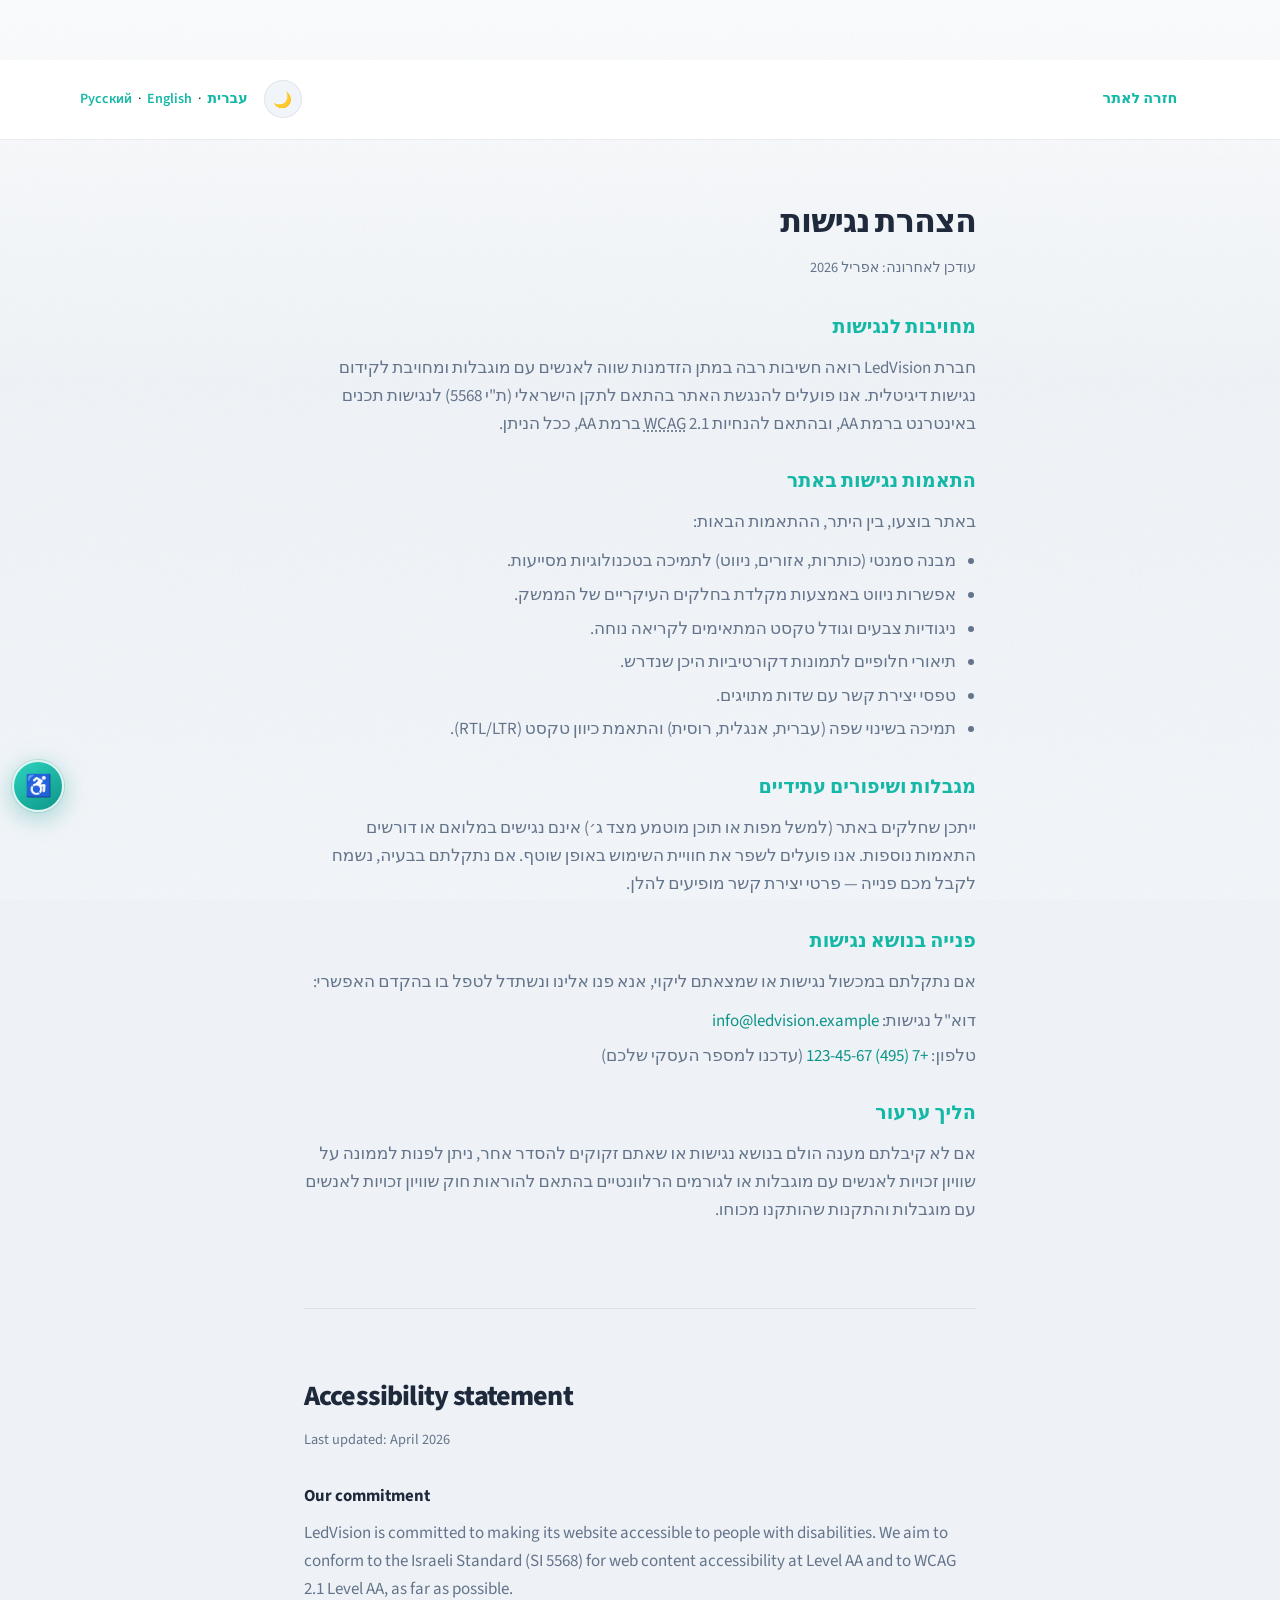
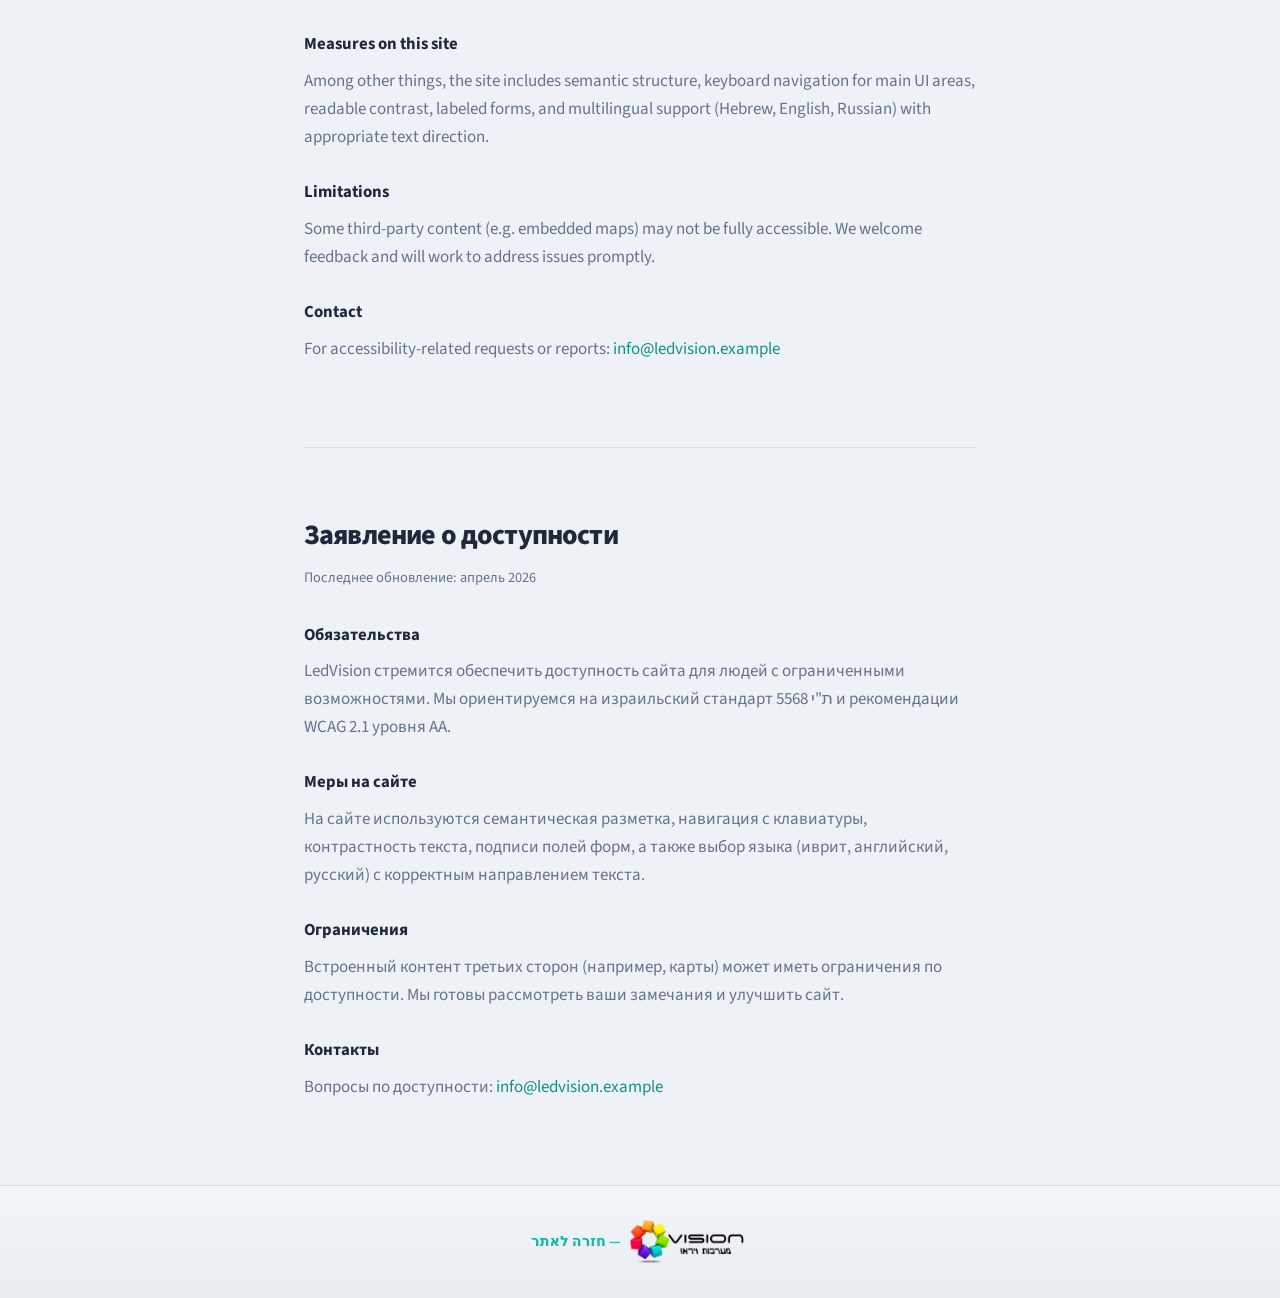
<file: accessibility.html>
<!DOCTYPE html>
<html lang="he" dir="rtl">
<head>
  <meta charset="UTF-8" />
  <meta name="viewport" content="width=device-width, initial-scale=1.0, viewport-fit=cover" />
  <meta name="theme-color" content="#eef2f6" />
  <link rel="icon" href="assets/favicon-32.png" sizes="32x32" />
  <link rel="icon" href="assets/favicon-32.png" type="image/png" sizes="32x32" />
  <link rel="icon" href="assets/favicon-16.png" type="image/png" sizes="16x16" />
  <link rel="apple-touch-icon" href="assets/apple-touch-icon.png" sizes="192x192" />
  <title>הצהרת נגישות | LedVision</title>
  <meta name="description" content="הצהרת נגישות לאתר LedVision — מחויבות לנגישות דיגיטלית בהתאם לתקן הישראלי והבינלאומי." />
  <link rel="preconnect" href="https://fonts.googleapis.com" />
  <link rel="preconnect" href="https://fonts.gstatic.com" crossorigin />
  <link href="https://fonts.googleapis.com/css2?family=Lexend:wght@400;500;600;700&family=Source+Sans+3:ital,wght@0,400;0,500;0,600;0,700;1,400&display=swap" rel="stylesheet" />
  <link rel="stylesheet" href="styles.css" />
  <script src="early-a11y.js"></script>
  <script src="early-theme.js"></script>
</head>
<body id="top">
  <div class="site-shell">
  <header class="legal-header">
    <div class="container legal-header__inner">
      <a href="index.html" class="btn btn--ghost legal-back" id="legal-back-link">חזרה לאתר</a>
      <div class="legal-header__tools">
        <button type="button" class="theme-toggle" data-theme-toggle aria-pressed="false" aria-label="">
          <span class="theme-toggle__moon" aria-hidden="true">🌙</span>
          <span class="theme-toggle__sun" aria-hidden="true">☀️</span>
        </button>
      <nav class="legal-lang" aria-label="גרסאות שפה">
        <a href="#statement-he">עברית</a>
        <span aria-hidden="true">·</span>
        <a href="#statement-en">English</a>
        <span aria-hidden="true">·</span>
        <a href="#statement-ru">Русский</a>
      </nav>
      </div>
    </div>
  </header>

  <main id="statement-he" class="legal-page container">
    <h1 class="legal-page__title">הצהרת נגישות</h1>
    <p class="legal-page__updated">עודכן לאחרונה: אפריל 2026</p>

    <section class="legal-section">
      <h2>מחויבות לנגישות</h2>
      <p>
        חברת LedVision רואה חשיבות רבה במתן הזדמנות שווה לאנשים עם מוגבלות ומחויבת לקידום נגישות דיגיטלית. אנו פועלים להנגשת האתר בהתאם
        לתקן הישראלי (ת&quot;י 5568) לנגישות תכנים באינטרנט ברמת AA, ובהתאם להנחיות
        <abbr title="Web Content Accessibility Guidelines">WCAG</abbr> 2.1 ברמת AA, ככל הניתן.
      </p>
    </section>

    <section class="legal-section">
      <h2>התאמות נגישות באתר</h2>
      <p>באתר בוצעו, בין היתר, ההתאמות הבאות:</p>
      <ul class="legal-list">
        <li>מבנה סמנטי (כותרות, אזורים, ניווט) לתמיכה בטכנולוגיות מסייעות.</li>
        <li>אפשרות ניווט באמצעות מקלדת בחלקים העיקריים של הממשק.</li>
        <li>ניגודיות צבעים וגודל טקסט המתאימים לקריאה נוחה.</li>
        <li>תיאורי חלופיים לתמונות דקורטיביות היכן שנדרש.</li>
        <li>טפסי יצירת קשר עם שדות מתויגים.</li>
        <li>תמיכה בשינוי שפה (עברית, אנגלית, רוסית) והתאמת כיוון טקסט (RTL/LTR).</li>
      </ul>
    </section>

    <section class="legal-section">
      <h2>מגבלות ושיפורים עתידיים</h2>
      <p>
        ייתכן שחלקים באתר (למשל מפות או תוכן מוטמע מצד ג׳) אינם נגישים במלואם או דורשים התאמות נוספות. אנו פועלים לשפר את חוויית השימוש באופן שוטף.
        אם נתקלתם בבעיה, נשמח לקבל מכם פנייה — פרטי יצירת קשר מופיעים להלן.
      </p>
    </section>

    <section class="legal-section">
      <h2>פנייה בנושא נגישות</h2>
      <p>
        אם נתקלתם במכשול נגישות או שמצאתם ליקוי, אנא פנו אלינו ונשתדל לטפל בו בהקדם האפשרי:
      </p>
      <ul class="legal-list legal-list--contact">
        <li>
          דוא&quot;ל נגישות:
          <a href="mailto:info@ledvision.example?subject=פנייה בנושא נגישות">info@ledvision.example</a>
        </li>
        <li>טלפון: <a href="tel:+74951234567">+7 (495) 123-45-67</a> (עדכנו למספר העסקי שלכם)</li>
      </ul>
    </section>

    <section class="legal-section">
      <h2>הליך ערעור</h2>
      <p>
        אם לא קיבלתם מענה הולם בנושא נגישות או שאתם זקוקים להסדר אחר, ניתן לפנות לממונה על שוויון זכויות לאנשים עם מוגבלות או לגורמים הרלוונטיים בהתאם להוראות חוק שוויון זכויות לאנשים עם מוגבלות והתקנות שהותקנו מכוחו.
      </p>
    </section>
  </main>

  <section id="statement-en" class="legal-page legal-page--sub container" lang="en" dir="ltr">
    <h2 class="legal-page__title">Accessibility statement</h2>
    <p class="legal-page__updated">Last updated: April 2026</p>

    <section class="legal-section">
      <h3>Our commitment</h3>
      <p>
        LedVision is committed to making its website accessible to people with disabilities. We aim to conform to the Israeli Standard (SI 5568)
        for web content accessibility at Level AA and to WCAG 2.1 Level AA, as far as possible.
      </p>
    </section>

    <section class="legal-section">
      <h3>Measures on this site</h3>
      <p>Among other things, the site includes semantic structure, keyboard navigation for main UI areas, readable contrast, labeled forms, and multilingual support (Hebrew, English, Russian) with appropriate text direction.</p>
    </section>

    <section class="legal-section">
      <h3>Limitations</h3>
      <p>
        Some third-party content (e.g. embedded maps) may not be fully accessible. We welcome feedback and will work to address issues promptly.
      </p>
    </section>

    <section class="legal-section">
      <h3>Contact</h3>
      <p>
        For accessibility-related requests or reports:
        <a href="mailto:info@ledvision.example?subject=Accessibility">info@ledvision.example</a>
      </p>
    </section>
  </section>

  <section id="statement-ru" class="legal-page legal-page--sub container" lang="ru" dir="ltr">
    <h2 class="legal-page__title">Заявление о доступности</h2>
    <p class="legal-page__updated">Последнее обновление: апрель 2026</p>

    <section class="legal-section">
      <h3>Обязательства</h3>
      <p>
        LedVision стремится обеспечить доступность сайта для людей с ограниченными возможностями. Мы ориентируемся на израильский стандарт ת&quot;י 5568
        и рекомендации WCAG 2.1 уровня AA.
      </p>
    </section>

    <section class="legal-section">
      <h3>Меры на сайте</h3>
      <p>
        На сайте используются семантическая разметка, навигация с клавиатуры, контрастность текста, подписи полей форм, а также выбор языка (иврит, английский, русский) с корректным направлением текста.
      </p>
    </section>

    <section class="legal-section">
      <h3>Ограничения</h3>
      <p>
        Встроенный контент третьих сторон (например, карты) может иметь ограничения по доступности. Мы готовы рассмотреть ваши замечания и улучшить сайт.
      </p>
    </section>

    <section class="legal-section">
      <h3>Контакты</h3>
      <p>
        Вопросы по доступности:
        <a href="mailto:info@ledvision.example?subject=Доступность">info@ledvision.example</a>
      </p>
    </section>
  </section>

  <footer class="footer legal-footer">
    <div class="container footer__inner">
      <a href="index.html" class="footer__a11y legal-footer__link" id="legal-footer-home" aria-label="LedVision — חזרה לאתר">
        <span class="logo logo--footer logo--split" aria-hidden="true">
          <span class="logo__mark">
            <img class="logo__mark-img" src="assets/Vision_Logo_brand.png" alt="" width="200" height="79" decoding="async" />
          </span>
          <span class="logo__wordmark">
            <img class="logo__wordmark-img" src="assets/Vision_Logo_brand.png" alt="" width="200" height="79" decoding="async" />
          </span>
        </span>
        <span>— חזרה לאתר</span>
      </a>
    </div>
  </footer>
  </div>

  <div class="mobile-cta" aria-label="Quick actions">
    <div class="mobile-cta__inner" role="group">
      <a class="btn btn--primary mobile-cta__btn mobile-cta__btn--wa" href="https://wa.me/74951234567" target="_blank" rel="noopener noreferrer">
        <span class="mobile-cta__ico" aria-hidden="true">
          <svg viewBox="0 0 32 32" width="18" height="18" focusable="false" aria-hidden="true">
            <path fill="currentColor" d="M19.11 17.52c-.24-.12-1.41-.7-1.63-.78-.22-.08-.38-.12-.54.12-.16.24-.62.78-.76.94-.14.16-.28.18-.52.06-.24-.12-1.03-.38-1.96-1.22-.72-.64-1.2-1.44-1.34-1.68-.14-.24-.02-.37.1-.49.11-.11.24-.28.36-.42.12-.14.16-.24.24-.4.08-.16.04-.3-.02-.42-.06-.12-.54-1.3-.74-1.78-.2-.48-.4-.42-.54-.42h-.46c-.16 0-.42.06-.64.3-.22.24-.84.82-.84 2 0 1.18.86 2.32.98 2.48.12.16 1.7 2.6 4.12 3.64.58.25 1.03.4 1.38.52.58.18 1.1.16 1.52.1.46-.07 1.41-.58 1.61-1.14.2-.56.2-1.04.14-1.14-.06-.1-.22-.16-.46-.28z"/>
            <path fill="currentColor" d="M16 3.2c-7.06 0-12.8 5.52-12.8 12.32 0 2.15.58 4.26 1.69 6.11L3.2 28.8l7.47-1.59c1.97 1.06 4.19 1.62 5.33 1.62 7.06 0 12.8-5.52 12.8-12.32S23.06 3.2 16 3.2zm0 22.23c-1.04 0-3.03-.54-4.76-1.53l-.34-.19-4.43.94.96-4.22-.22-.35c-1.03-1.64-1.57-3.5-1.57-5.39 0-5.54 4.58-10.05 10.19-10.05s10.19 4.51 10.19 10.05S21.61 25.43 16 25.43z"/>
          </svg>
        </span>
        <span data-i18n="mobileCta.whatsapp">WhatsApp</span>
      </a>
      <a class="btn btn--outline mobile-cta__btn mobile-cta__btn--call" href="tel:+74951234567">
        <span class="mobile-cta__ico" aria-hidden="true">
          <svg viewBox="0 0 24 24" width="18" height="18" focusable="false" aria-hidden="true">
            <path fill="currentColor" d="M6.62 10.79a15.06 15.06 0 0 0 6.59 6.59l2.2-2.2c.27-.27.67-.36 1.02-.24 1.12.37 2.33.57 3.57.57.55 0 1 .45 1 1V20c0 .55-.45 1-1 1C10.07 21 3 13.93 3 5c0-.55.45-1 1-1h3.5c.55 0 1 .45 1 1 0 1.24.2 2.45.57 3.57.11.35.03.74-.25 1.02l-2.2 2.2z"/>
          </svg>
        </span>
        <span data-i18n="mobileCta.call">Позвонить</span>
      </a>
    </div>
  </div>

  <div class="a11y-toolbar" id="a11y-toolbar" data-a11y-toolbar>
    <button
      type="button"
      class="a11y-toolbar__fab"
      id="a11y-toolbar-fab"
      aria-expanded="false"
      aria-controls="a11y-toolbar-panel"
    >
      <span class="a11y-toolbar__fab-icon" aria-hidden="true">♿</span>
    </button>
    <div
      class="a11y-toolbar__panel"
      id="a11y-toolbar-panel"
      role="region"
      aria-labelledby="a11y-toolbar-title"
      hidden
    >
      <h2 id="a11y-toolbar-title" class="a11y-toolbar__title" data-i18n="toolbar.title">התאמות נגישות</h2>
      <ul class="a11y-toolbar__list">
        <li>
          <button type="button" class="a11y-toolbar__btn" data-a11y-tool="text" data-text-level="0">
            <span class="a11y-toolbar__ico" aria-hidden="true">A+</span>
            <span class="a11y-toolbar__btn-text">
              <span data-i18n="toolbar.textInc">הגדלת טקסט</span>
              <span class="a11y-toolbar__hint" id="a11y-toolbar-text-hint" data-a11y-text-hint></span>
            </span>
          </button>
        </li>
        <li>
          <button type="button" class="a11y-toolbar__btn" data-a11y-tool="contrast" aria-pressed="false">
            <span class="a11y-toolbar__ico" aria-hidden="true">◐</span>
            <span data-i18n="toolbar.highContrast">ניגודיות גבוהה</span>
          </button>
        </li>
        <li>
          <button type="button" class="a11y-toolbar__btn" data-a11y-tool="links" aria-pressed="false">
            <span class="a11y-toolbar__ico" aria-hidden="true">🔗</span>
            <span data-i18n="toolbar.links">הדגשת קישורים</span>
          </button>
        </li>
        <li>
          <button type="button" class="a11y-toolbar__btn" data-a11y-tool="font" aria-pressed="false">
            <span class="a11y-toolbar__ico" aria-hidden="true">Aa</span>
            <span data-i18n="toolbar.readableFont">גופן קריא</span>
          </button>
        </li>
        <li>
          <button type="button" class="a11y-toolbar__btn" data-a11y-tool="motion" aria-pressed="false">
            <span class="a11y-toolbar__ico" aria-hidden="true">⏸</span>
            <span data-i18n="toolbar.stopMotion">עצירת אנימציות</span>
          </button>
        </li>
        <li>
          <button type="button" class="a11y-toolbar__btn" data-a11y-tool="cursor" aria-pressed="false">
            <span class="a11y-toolbar__ico" aria-hidden="true">🖱</span>
            <span data-i18n="toolbar.largeCursor">סמן מוגדל</span>
          </button>
        </li>
        <li>
          <button type="button" class="a11y-toolbar__btn" data-a11y-tool="grayscale" aria-pressed="false">
            <span class="a11y-toolbar__ico" aria-hidden="true">🌑</span>
            <span data-i18n="toolbar.grayscale">מצב אפור</span>
          </button>
        </li>
      </ul>
      <button type="button" class="a11y-toolbar__reset" id="a11y-toolbar-reset" data-i18n="toolbar.reset">איפוס הכל</button>
    </div>
  </div>

  <script src="i18n.js"></script>
  <script src="a11y-toolbar.js"></script>
  <script src="theme-toggle.js"></script>
  <script>
    (function () {
      if (window.LedVisionI18n && typeof window.LedVisionI18n.applyToolbarLangOnly === "function") {
        window.LedVisionI18n.applyToolbarLangOnly();
      }
      try {
        var lang = localStorage.getItem("ledvision-lang");
        if (lang && ["he", "en", "ru"].indexOf(lang) >= 0) {
          var q = "index.html?lang=" + encodeURIComponent(lang);
          var b = document.getElementById("legal-back-link");
          var f = document.getElementById("legal-footer-home");
          if (b) b.setAttribute("href", q);
          if (f) f.setAttribute("href", q);
        }
      } catch (e) {}
    })();
    if (window.LedVisionTheme && typeof window.LedVisionTheme.init === "function") {
      window.LedVisionTheme.init();
    }
  </script>
</body>
</html>
</file>
<file: styles.css>
:root {
  /* Светлая спокойная тема (в духе LED-витрин): тёплый серо-голубой фон, без тёмно-синего */
  --bg-top: #f5f7fa;
  --bg-mid: #eef2f6;
  --bg-bottom: #f8fafc;
  --bg-elevated: #ffffff;
  --bg-card: #ffffff;
  --bg-card-gradient: linear-gradient(155deg, #ffffff 0%, #f8fafc 48%, #f1f5f9 100%);
  --border: rgba(15, 23, 42, 0.08);
  --border-strong: rgba(15, 23, 42, 0.12);
  --text: #1e293b;
  --text-muted: #64748b;
  /* Акцент: мягкий бирюзово-зелёный — комфортно для глаз, не navy */
  --accent: #0d9488;
  --accent-bright: #14b8a6;
  --accent-deep: #0f766e;
  --accent-dim: rgba(13, 148, 136, 0.12);
  --accent-glow: rgba(20, 184, 166, 0.2);
  --accent-warm: #ea580c;
  --shadow-sm: 0 1px 3px rgba(15, 23, 42, 0.06), 0 1px 2px rgba(15, 23, 42, 0.04);
  --shadow-md: 0 10px 40px rgba(15, 23, 42, 0.08);
  --shadow-header: 0 1px 0 rgba(15, 23, 42, 0.06);
  --font: "Source Sans 3", "Segoe UI", system-ui, sans-serif;
  --font-display: "Source Sans 3", "Segoe UI", system-ui, sans-serif;
  --radius: 11px;
  --radius-lg: 18px;
  --container: min(1120px, 92vw);
  --safe-top: env(safe-area-inset-top, 0px);
  --safe-bottom: env(safe-area-inset-bottom, 0px);
  --safe-left: env(safe-area-inset-left, 0px);
  --safe-right: env(safe-area-inset-right, 0px);
  --header-h: 3.75rem;
  --grad-page: linear-gradient(180deg, #fafbfc 0%, var(--bg-mid) 42%, #f1f5f9 100%);
  --grad-hero: radial-gradient(ellipse 88% 70% at 92% 6%, rgba(20, 184, 166, 0.09), transparent 52%),
    radial-gradient(ellipse 65% 55% at 6% 92%, rgba(251, 191, 36, 0.05), transparent 55%),
    linear-gradient(180deg, #f8fafc 0%, #f1f5f9 45%, #eef2f6 100%);
  --grad-promo: linear-gradient(105deg, rgba(20, 184, 166, 0.08) 0%, rgba(251, 191, 36, 0.05) 48%, transparent 82%);
  --grad-section-dim: linear-gradient(180deg, #e8edf2 0%, #f1f5f9 50%, #eef2f6 100%);
  --grad-btn-primary: linear-gradient(135deg, #5eead4 0%, #2dd4bf 35%, #14b8a6 70%, #0d9488 100%);
  --header-bg: rgba(255, 255, 255, 0.92);
  --lang-switch-bg: #f1f5f9;
  --footer-bg: linear-gradient(180deg, #f1f5f9 0%, #e8edf2 100%);
  --mobile-cta-gradient: linear-gradient(
    180deg,
    rgba(245, 247, 250, 0) 0%,
    rgba(245, 247, 250, 0.92) 40%,
    rgba(245, 247, 250, 0.98) 100%
  );
  --legal-header-bg: rgba(255, 255, 255, 0.95);
  --toolbar-btn-bg: #f8fafc;
  --toolbar-btn-hover-bg: #f1f5f9;
  /* Левый «клип»: только кубы (~32–36% ширины файла); больше — съедает «VISION» */
  --logo-graphic-flex: 33%;
  --logo-text-shift: -33%;
}

html[data-theme="dark"] {
  color-scheme: dark;
  --bg-top: #0b1220;
  --bg-mid: #0f172a;
  --bg-bottom: #0c1424;
  --bg-elevated: #1e293b;
  --bg-card: #1e293b;
  --bg-card-gradient: linear-gradient(155deg, #273549 0%, #1e293b 52%, #172033 100%);
  --border: rgba(248, 250, 252, 0.08);
  --border-strong: rgba(248, 250, 252, 0.16);
  --text: #f1f5f9;
  --text-muted: #94a3b8;
  --accent-dim: rgba(45, 212, 191, 0.16);
  --accent-glow: rgba(20, 184, 166, 0.32);
  --shadow-sm: 0 1px 3px rgba(2, 6, 23, 0.45), 0 1px 2px rgba(2, 6, 23, 0.35);
  --shadow-md: 0 12px 40px rgba(2, 6, 23, 0.55);
  --shadow-header: 0 1px 0 rgba(15, 23, 42, 0.5);
  --grad-page: linear-gradient(180deg, #0f172a 0%, #0f172a 42%, #0c1424 100%);
  --grad-hero:
    radial-gradient(ellipse 88% 70% at 92% 6%, rgba(20, 184, 166, 0.14), transparent 52%),
    radial-gradient(ellipse 65% 55% at 6% 92%, rgba(251, 191, 36, 0.06), transparent 55%),
    linear-gradient(180deg, #131e30 0%, #0f172a 46%, #0c1424 100%);
  --grad-promo: linear-gradient(105deg, rgba(20, 184, 166, 0.14) 0%, rgba(251, 191, 36, 0.06) 48%, transparent 82%);
  --grad-section-dim: linear-gradient(180deg, #172033 0%, #141c2e 50%, #0f172a 100%);
  --header-bg: rgba(15, 23, 42, 0.88);
  --lang-switch-bg: rgba(51, 65, 85, 0.55);
  --footer-bg: linear-gradient(180deg, #1e293b 0%, #0f172a 100%);
  --mobile-cta-gradient: linear-gradient(180deg, rgba(15, 23, 42, 0) 0%, rgba(15, 23, 42, 0.92) 40%, rgba(15, 23, 42, 0.98) 100%);
  --legal-header-bg: rgba(15, 23, 42, 0.94);
  --toolbar-btn-bg: #334155;
  --toolbar-btn-hover-bg: #3f4f63;
}

*,
*::before,
*::after {
  box-sizing: border-box;
}

html {
  scroll-behavior: smooth;
  overflow-x: clip;
  font-size: 100%;
}

.skip-link {
  position: absolute;
  width: 1px;
  height: 1px;
  padding: 0;
  margin: -1px;
  overflow: hidden;
  clip: rect(0, 0, 0, 0);
  white-space: nowrap;
  border: 0;
}

.skip-link:focus {
  position: fixed;
  top: max(0.65rem, var(--safe-top));
  inset-inline-start: max(0.65rem, var(--safe-left));
  z-index: 500;
  width: auto;
  height: auto;
  margin: 0;
  padding: 0.55rem 1.1rem;
  clip: auto;
  overflow: visible;
  font: inherit;
  font-weight: 700;
  font-size: 0.95rem;
  text-decoration: none;
  background: var(--accent-deep);
  color: #ffffff;
  border-radius: var(--radius);
  box-shadow: var(--shadow-md);
  outline: 2px solid #0f766e;
  outline-offset: 2px;
}

@media (prefers-reduced-motion: reduce) {
  html {
    scroll-behavior: auto;
  }

  .hero__bg {
    will-change: auto;
  }

  .hero__bg::before {
    transform: none;
  }
}

body.nav-open,
body.a11y-drawer-open {
  overflow: hidden;
}

body {
  margin: 0;
  font-family: var(--font);
  background-color: var(--bg-mid);
  background-image: var(--grad-page);
  background-attachment: fixed;
  color: var(--text);
  font-size: 1.0625rem;
  line-height: 1.65;
  -webkit-font-smoothing: antialiased;
  padding-bottom: var(--safe-bottom);
}

.site-shell {
  /* Header is fixed; keep content from sliding underneath. */
  padding-top: calc(var(--safe-top) + var(--header-h));
}

/* Mobile sticky CTA bar */
.mobile-cta {
  display: none;
}

body::before {
  content: "";
  position: fixed;
  inset: 0;
  pointer-events: none;
  z-index: 0;
  opacity: 0.02;
  background-image: url("data:image/svg+xml,%3Csvg viewBox='0 0 256 256' xmlns='http://www.w3.org/2000/svg'%3E%3Cfilter id='n'%3E%3CfeTurbulence type='fractalNoise' baseFrequency='0.85' numOctaves='4' stitchTiles='stitch'/%3E%3C/filter%3E%3Crect width='100%25' height='100%25' filter='url(%23n)'/%3E%3C/svg%3E");
}

a {
  color: var(--accent);
  text-decoration: none;
}

a:hover {
  text-decoration: underline;
}

.container {
  width: var(--container);
  max-width: 100%;
  margin-inline: auto;
  box-sizing: border-box;
}

@media (max-width: 768px) {
  .container {
    width: 100%;
    padding-left: max(0.75rem, var(--safe-left));
    padding-right: max(0.75rem, var(--safe-right));
  }
}

/* Header */
.header {
  position: fixed;
  top: 0;
  left: 0;
  right: 0;
  z-index: 4000;
  padding-top: var(--safe-top);
  background: var(--header-bg);
  backdrop-filter: blur(12px) saturate(1.1);
  border-bottom: 1px solid var(--border);
  box-shadow: 0 4px 24px rgba(15, 23, 42, 0.06), var(--shadow-header);
}

.header__inner {
  display: flex;
  align-items: center;
  justify-content: space-between;
  padding: 1rem 0;
  gap: 1.5rem;
}

.logo {
  display: flex;
  align-items: center;
  flex-shrink: 0;
  text-decoration: none;
  color: var(--text);
}

.logo:hover {
  text-decoration: none;
}

.logo--split {
  direction: ltr;
  display: inline-flex;
  align-items: stretch;
  flex-shrink: 0;
  height: 2.75rem;
  aspect-ratio: 400 / 159;
  max-width: min(300px, 78vw);
  min-width: 0;
}

a.logo.logo--split:hover .logo__mark-img,
a.logo.logo--split:hover .logo__wordmark-img {
  opacity: 0.9;
}

.logo__mark {
  flex: 0 0 var(--logo-graphic-flex);
  height: 100%;
  overflow: hidden;
  display: flex;
  align-items: center;
}

.logo__wordmark {
  flex: 1 1 auto;
  height: 100%;
  min-width: 0;
  overflow: hidden;
  display: flex;
  align-items: center;
}

.logo__mark-img,
.logo__wordmark-img {
  display: block;
  height: 100%;
  width: auto;
  max-width: none;
  flex-shrink: 0;
}

.logo__mark-img {
  object-position: left center;
}

.logo__wordmark-img {
  transform: translateX(var(--logo-text-shift));
}

.logo--footer.logo--split {
  height: 3rem;
  max-width: min(260px, 72vw);
}

html[data-theme="dark"] .logo__wordmark-img {
  filter: brightness(0) invert(1);
}

.nav {
  display: flex;
  gap: 1.75rem;
}

.nav a {
  color: var(--text-muted);
  font-weight: 600;
  font-size: 0.97rem;
  text-decoration: none;
}

.nav a:hover {
  color: var(--text);
}

.nav__mobile-head {
  display: none;
}

.header__actions {
  display: flex;
  align-items: center;
  gap: 0.75rem;
  flex-wrap: wrap;
  justify-content: flex-end;
}

.lang-switch {
  display: inline-flex;
  align-items: stretch;
  gap: 0.2rem;
  padding: 0.2rem;
  background: var(--lang-switch-bg);
  border: 1px solid var(--border);
  border-radius: 999px;
}

.theme-toggle {
  display: inline-flex;
  align-items: center;
  justify-content: center;
  width: 2.375rem;
  height: 2.375rem;
  padding: 0;
  border: 1px solid var(--border);
  border-radius: 999px;
  background: var(--lang-switch-bg);
  color: var(--text-muted);
  cursor: pointer;
  font-size: 1rem;
  line-height: 1;
  vertical-align: middle;
  overflow: hidden;
  flex-shrink: 0;
  box-sizing: border-box;
  transition: background 0.2s ease, color 0.2s ease, border-color 0.2s ease;
  -webkit-tap-highlight-color: transparent;
}

.theme-toggle__moon,
.theme-toggle__sun {
  display: inline-flex;
  align-items: center;
  justify-content: center;
  width: 100%;
  height: 100%;
  font-size: 0.95rem;
  line-height: 1;
}

.theme-toggle:hover {
  color: var(--text);
  border-color: var(--border-strong);
}

.theme-toggle:focus-visible {
  outline: 2px solid var(--accent-bright);
  outline-offset: 2px;
}

.theme-toggle__sun {
  display: none;
}

html[data-theme="dark"] .theme-toggle__moon {
  display: none;
}

html[data-theme="dark"] .theme-toggle__sun {
  display: inline-flex;
}

#lang-switch {
  width: 120px;
}

.lang-switch__btn {
  flex: 1 1 0;
  min-width: 0;
  display: inline-flex;
  align-items: center;
  justify-content: center;
  font-family: inherit;
  font-size: 0.78rem;
  font-weight: 700;
  padding: 0.4rem 0.35rem;
  border: none;
  border-radius: 999px;
  cursor: pointer;
  background: transparent;
  color: var(--text-muted);
  transition: background 0.2s, color 0.2s, box-shadow 0.2s;
}

.lang-switch__btn:hover {
  color: var(--text);
}

.lang-switch__btn.is-active {
  background: var(--accent-dim);
  color: var(--accent-bright);
  box-shadow: inset 0 0 0 1px var(--accent-bright);
}

.burger {
  display: none;
  flex-direction: column;
  gap: 5px;
  background: none;
  border: none;
  cursor: pointer;
  padding: 8px;
}

.burger span {
  display: block;
  width: 22px;
  height: 2px;
  background: var(--text);
  border-radius: 1px;
}

/* Buttons */
.btn {
  display: inline-flex;
  align-items: center;
  justify-content: center;
  padding: 0.65rem 1.35rem;
  border-radius: 999px;
  font-family: inherit;
  font-weight: 600;
  font-size: 0.9rem;
  cursor: pointer;
  border: 1px solid transparent;
  text-decoration: none;
  transition: background 0.2s, border-color 0.2s, transform 0.15s;
}

.btn:hover {
  text-decoration: none;
}

.btn--primary {
  background: var(--grad-btn-primary);
  color: #ffffff;
  text-shadow: 0 1px 1px rgba(0, 0, 0, 0.12);
  box-shadow: 0 4px 20px var(--accent-glow);
}

.btn--primary:hover {
  filter: brightness(1.05);
  transform: translateY(-1px);
}

.btn--outline {
  background: var(--bg-elevated);
  border-color: var(--border-strong);
  color: var(--text);
}

.btn--outline:hover {
  border-color: var(--accent-bright);
  color: var(--accent-deep);
  background: rgba(20, 184, 166, 0.06);
}

.btn--ghost {
  background: transparent;
  color: var(--accent-bright);
  border-color: transparent;
}

.btn--ghost:hover {
  background: rgba(20, 184, 166, 0.1);
}

.btn--block {
  width: 100%;
}

.btn,
.lang-switch__btn,
.theme-toggle,
.burger {
  touch-action: manipulation;
  -webkit-tap-highlight-color: transparent;
}

/* Hero */
.hero {
  position: relative;
  padding: clamp(3rem, 8vw, 5rem) 0 clamp(4rem, 10vw, 6rem);
  overflow: hidden;
}

.hero__bg {
  position: absolute;
  inset: 0;
  background: var(--grad-hero);
  pointer-events: none;
}

/* Separate moving layer so parallax is visible */
.hero__bg::before {
  content: "";
  position: absolute;
  inset: -14%;
  background-image: var(--hero-parallax-img, none);
  background-size: cover;
  background-position: center;
  background-repeat: no-repeat;
  transform: translate3d(0, var(--hero-parallax-y, 0px), 0) scale(1.08);
  will-change: transform;
}

.hero__bg::after {
  content: "";
  position: absolute;
  inset: 0;
  /* Darken image for readability */
  background:
    radial-gradient(ellipse 85% 70% at 70% 18%, rgba(2, 6, 23, 0.18) 0%, rgba(2, 6, 23, 0.62) 70%, rgba(2, 6, 23, 0.76) 100%),
    linear-gradient(rgba(13, 148, 136, 0.06) 1px, transparent 1px),
    linear-gradient(90deg, rgba(148, 163, 184, 0.12) 1px, transparent 1px);
  background-size: cover, 52px 52px, 52px 52px;
  mask-image: radial-gradient(ellipse 90% 70% at 70% 20%, black 20%, transparent 72%);
  opacity: 0.55;
}

.hero__grid {
  display: grid;
  grid-template-columns: 1fr;
  gap: clamp(1.5rem, 4vw, 3rem);
  align-items: center;
  position: relative;
  z-index: 1;
}

.hero__content {
  position: relative;
  max-width: 720px;
  margin-inline: auto;
  text-align: center;
}

@media (max-width: 960px) {
  .hero__grid {
    grid-template-columns: 1fr;
    gap: 2rem;
  }

  .hero__content {
    max-width: none;
  }
}

.hero__eyebrow {
  font-size: 0.85rem;
  font-weight: 600;
  letter-spacing: 0.12em;
  text-transform: uppercase;
  color: rgba(255, 255, 255, 0.92);
  margin: 0 0 1rem;
}

.hero__title {
  font-family: var(--font-display);
  font-size: clamp(2.2rem, 5.4vw, 3.4rem);
  font-weight: 700;
  line-height: 1.2;
  letter-spacing: -0.03em;
  margin: 0 0 1.25rem;
  color: #ffffff;
  text-shadow: 0 3px 22px rgba(2, 6, 23, 0.55), 0 1px 3px rgba(2, 6, 23, 0.45);
}

.hero__title-line {
  display: block;
}

.hero__title-line + .hero__title-line {
  margin-top: 0.2em;
}

.hero__text {
  font-size: 1.125rem;
  color: rgba(255, 255, 255, 0.86);
  margin: 0 0 2rem;
  max-width: 38rem;
  line-height: 1.68;
  text-shadow: 0 2px 14px rgba(2, 6, 23, 0.45);
  margin-inline: auto;
}

.hero__cta {
  display: flex;
  flex-wrap: wrap;
  gap: 1rem;
}

/* Promo */
.promo {
  border-block: 1px solid var(--border);
  background: var(--grad-promo);
}

[dir="rtl"] .promo {
  background: linear-gradient(-105deg, rgba(20, 184, 166, 0.08) 0%, rgba(251, 191, 36, 0.05) 48%, transparent 82%);
}

html[data-theme="dark"][dir="rtl"] .promo {
  background: linear-gradient(-105deg, rgba(20, 184, 166, 0.14) 0%, rgba(251, 191, 36, 0.06) 48%, transparent 82%);
}

.promo__inner {
  display: flex;
  align-items: center;
  gap: 1.5rem;
  flex-wrap: wrap;
  padding: 1.75rem 0;
}

.promo__badge {
  flex-shrink: 0;
  padding: 0.35rem 0.85rem;
  background: linear-gradient(135deg, #99f6e4 0%, #14b8a6 45%, #0d9488 100%);
  color: #ffffff;
  font-size: 0.75rem;
  font-weight: 800;
  letter-spacing: 0.06em;
  text-transform: uppercase;
  border-radius: 6px;
  text-shadow: 0 1px 1px rgba(0, 0, 0, 0.1);
}

.promo__title {
  font-family: var(--font-display);
  font-size: 1.15rem;
  font-weight: 700;
  margin: 0 0 0.35rem;
}

.promo__text p {
  margin: 0;
  color: var(--text-muted);
  font-size: 0.95rem;
}

.promo__btn {
  margin-inline-start: auto;
}

/* Clients strip */
.clients {
  padding: 2rem 0;
  border-bottom: 1px solid var(--border);
  overflow: hidden;
}

.section-label {
  text-align: center;
  font-size: 0.8rem;
  font-weight: 600;
  letter-spacing: 0.14em;
  text-transform: uppercase;
  color: var(--text-muted);
  margin: 0 0 1.25rem;
}

.clients__track {
  display: flex;
  gap: 3rem;
  animation: scroll 28s linear infinite;
  width: max-content;
  font-size: 0.95rem;
  font-weight: 600;
  color: var(--text-muted);
}

.clients__track span {
  white-space: nowrap;
  opacity: 0.85;
}

@keyframes scroll {
  0% {
    transform: translateX(0);
  }
  100% {
    transform: translateX(-50%);
  }
}

@media (prefers-reduced-motion: reduce) {
  .clients__track {
    animation: none;
    justify-content: center;
    flex-wrap: wrap;
    row-gap: 0.75rem;
    width: auto;
    max-width: 100%;
    margin-inline: auto;
  }
}

/* Sections */
.section {
  padding: clamp(3.5rem, 8vw, 5.5rem) 0;
}

.section--dim {
  background: var(--grad-section-dim);
}

.section__title {
  font-family: var(--font-display);
  font-size: clamp(1.65rem, 3.5vw, 2.25rem);
  font-weight: 700;
  letter-spacing: -0.025em;
  text-align: center;
  margin: 0 auto 0.75rem;
  max-width: 800px;
  position: relative;
  padding-bottom: 1rem;
}

.section__title::after {
  content: "";
  position: absolute;
  bottom: 0;
  left: 50%;
  transform: translateX(-50%);
  width: min(5rem, 28%);
  height: 3px;
  border-radius: 2px;
  background: linear-gradient(90deg, transparent, var(--accent-bright), transparent);
  opacity: 0.85;
}

.section__lead {
  text-align: center;
  color: var(--text-muted);
  max-width: 42rem;
  margin: 0 auto 2.5rem;
  font-size: 1.08rem;
  line-height: 1.68;
}

.grid {
  display: grid;
  gap: 1.25rem;
}

.grid--2 {
  grid-template-columns: repeat(2, 1fr);
}

.grid--3 {
  grid-template-columns: repeat(3, 1fr);
}

.grid--4 {
  grid-template-columns: repeat(4, 1fr);
}

/* Solutions: single column, full width of .container */
.solutions-cards {
  display: grid;
  grid-template-columns: 1fr;
  gap: 1.15rem;
  width: 100%;
}

#solutions .card {
  width: 100%;
  max-width: 100%;
  padding: clamp(1.25rem, 3vw, 1.65rem) clamp(1.1rem, 3.5vw, 1.75rem);
}

.card {
  background: var(--bg-card-gradient);
  border: 1px solid var(--border);
  border-radius: var(--radius);
  padding: 1.5rem;
  transition: border-color 0.2s, transform 0.2s, box-shadow 0.2s;
  box-shadow: var(--shadow-sm);
}

@media (hover: hover) {
  .card:hover {
    border-color: rgba(13, 148, 136, 0.28);
    transform: translateY(-3px);
    box-shadow: var(--shadow-md), 0 0 0 1px rgba(20, 184, 166, 0.12);
  }
}

@media (hover: none) {
  .card:active {
    border-color: rgba(13, 148, 136, 0.2);
  }
}

.card__icon {
  font-size: 1.75rem;
  margin-bottom: 0.75rem;
}

.card h3 {
  font-size: 1.0625rem;
  font-weight: 700;
  margin: 0 0 0.5rem;
  line-height: 1.35;
}

.card p {
  margin: 0;
  font-size: 0.98rem;
  color: var(--text-muted);
  line-height: 1.62;
}

.features .feature {
  padding: 1.75rem;
  background: linear-gradient(165deg, var(--bg-card) 0%, var(--bg-elevated) 100%);
  border-radius: var(--radius);
  border: 1px solid var(--border);
  box-shadow: var(--shadow-sm), inset 0 1px 0 rgba(255, 255, 255, 0.06);
}

html[data-theme="dark"] .features .feature {
  box-shadow: var(--shadow-sm), inset 0 1px 0 rgba(255, 255, 255, 0.05);
}

.features h3 {
  font-size: 1.1rem;
  margin: 0 0 0.5rem;
  color: var(--accent-bright);
}

.features p {
  margin: 0;
  color: var(--text-muted);
  font-size: 1rem;
  line-height: 1.65;
}

.benefits .benefit {
  padding: 1.5rem 1.75rem;
  background: var(--bg-card-gradient);
  border-radius: var(--radius);
  border: 1px solid var(--border);
  box-shadow: var(--shadow-sm);
}

.benefit__num {
  display: block;
  font-size: 0.8rem;
  font-weight: 800;
  color: var(--accent-bright);
  margin-bottom: 0.5rem;
  letter-spacing: 0.06em;
}

.benefit h3 {
  font-size: 1.1rem;
  margin: 0 0 0.45rem;
}

.benefit p {
  margin: 0;
  color: var(--text-muted);
  font-size: 0.98rem;
  line-height: 1.62;
}

/* Projects */
.project {
  border-radius: var(--radius-lg);
  overflow: hidden;
  border: 1px solid var(--border);
  background: var(--bg-card);
  box-shadow: var(--shadow-sm);
}

.project__visual {
  aspect-ratio: 16 / 10;
  background: linear-gradient(145deg, rgba(148, 163, 184, 0.2) 0%, rgba(148, 163, 184, 0.08) 100%);
  overflow: hidden;
}

.project__visual img {
  display: block;
  width: 100%;
  height: 100%;
  object-fit: cover;
}

.project__body {
  padding: 1.25rem 1.5rem;
}

.project h3 {
  font-size: 1.05rem;
  margin: 0 0 0.35rem;
}

.project__loc {
  margin: 0;
  font-size: 0.85rem;
  color: var(--text-muted);
}

/* Facebook media gallery */
.fb-media {
  display: grid;
  grid-template-columns: repeat(5, minmax(0, 1fr));
  gap: 0.9rem;
}

@media (max-width: 1024px) {
  .fb-media {
    grid-template-columns: repeat(3, minmax(0, 1fr));
  }
}

@media (max-width: 768px) {
  .fb-media {
    display: flex;
    gap: 0.75rem;
    overflow-x: auto;
    padding-bottom: 0.25rem;
    scroll-snap-type: x mandatory;
    -webkit-overflow-scrolling: touch;
  }
}

.fb-media__item {
  display: block;
  border-radius: var(--radius);
  overflow: hidden;
  border: 1px solid var(--border);
  background: var(--bg-card);
  box-shadow: var(--shadow-sm);
  transition: transform 0.2s ease, box-shadow 0.2s ease, border-color 0.2s ease;
}

@media (max-width: 768px) {
  .fb-media__item {
    flex: 0 0 auto;
    width: 72vw;
    max-width: 18rem;
    scroll-snap-align: start;
  }
}

.fb-media__item:hover {
  transform: translateY(-2px);
  box-shadow: var(--shadow-md);
  border-color: rgba(13, 148, 136, 0.25);
}

.fb-media__item img {
  display: block;
  width: 100%;
  height: auto;
  aspect-ratio: 1 / 1;
  object-fit: cover;
}

.fb-media__item--video,
.fb-media__item--post {
  position: relative;
  aspect-ratio: 1 / 1;
  background: #0f172a;
}

.fb-media__preview {
  position: absolute;
  inset: 0;
  z-index: 1;
  width: 100%;
  height: 100%;
  object-fit: contain;
  background: #0b1220;
  transition: opacity 0.25s ease;
}

.fb-media__embed-host {
  position: absolute;
  inset: 0;
  z-index: 2;
  overflow: hidden;
  border-radius: inherit;
  /* Important: do not block click on the <a> tile (desktop). */
  pointer-events: none;
}

.fb-media__iframe {
  display: block;
  width: 100%;
  height: 100%;
  border: 0;
  background: #000;
  /* In tiles the iframe is only for preview; keep clicks on the <a>. */
  pointer-events: none;
}

.fb-media__play {
  position: absolute;
  inset: 0;
  z-index: 3;
  display: grid;
  place-items: center;
  color: rgba(255, 255, 255, 0.95);
  font-size: 2.1rem;
  text-shadow: 0 6px 18px rgba(0, 0, 0, 0.45);
  pointer-events: none;
  opacity: 0.95;
  transition: opacity 0.2s ease;
  background: radial-gradient(circle at center, rgba(0, 0, 0, 0.2), rgba(0, 0, 0, 0.55));
}

.fb-media__item.is-embed-loaded .fb-media__preview {
  opacity: 0;
}

.fb-media__item--video:hover .fb-media__play {
  opacity: 0;
}

.fb-media__item--video:hover .fb-media__date {
  opacity: 0;
}

.fb-media__date {
  position: absolute;
  left: 0.45rem;
  right: 0.45rem;
  bottom: 0.4rem;
  z-index: 3;
  padding: 0.2rem 0.45rem;
  border-radius: 6px;
  font-size: 0.68rem;
  font-weight: 600;
  color: #f8fafc;
  text-align: center;
  text-shadow: 0 1px 3px rgba(0, 0, 0, 0.65);
  background: rgba(15, 23, 42, 0.55);
  pointer-events: none;
  transition: opacity 0.2s ease;
}

.fb-gallery__note {
  margin-top: 0.75rem;
  margin-bottom: 0;
  font-size: 0.88rem;
  color: var(--text-muted);
  text-align: center;
}

.fb-media__more {
  margin-top: 1.25rem;
  display: flex;
  justify-content: center;
}

/* Facebook click zoom (16:9) */
.fb-zoom {
  position: fixed;
  inset: 0;
  z-index: 10000;
  display: none;
  align-items: center;
  justify-content: center;
  padding: max(1rem, var(--safe-top)) max(1rem, var(--safe-right)) max(1rem, var(--safe-bottom)) max(1rem, var(--safe-left));
  background: rgba(2, 6, 23, 0.72);
  backdrop-filter: blur(3px);
}

.fb-zoom.is-open {
  display: flex;
}

.fb-zoom__panel {
  /* Up to 90% of screen width, but never taller than 90vh (keep 16:9). */
  width: min(90vw, calc(90vh * (16 / 9)), 1200px);
  aspect-ratio: 16 / 9;
  border-radius: calc(var(--radius) + 6px);
  overflow: hidden;
  border: 1px solid rgba(226, 232, 240, 0.18);
  background: #0b1220;
  box-shadow: 0 24px 70px rgba(2, 6, 23, 0.55);
}

.fb-zoom__panel .fb-media__iframe {
  width: 100%;
  height: 100%;
  pointer-events: auto;
}

/* On touch devices zoom opens by tap (JS), so keep available. */

/* Trust */
.trust__grid {
  gap: 1.5rem;
}

.trust__item {
  text-align: center;
  padding: 2rem 1.5rem;
  background: var(--bg-card);
  border-radius: var(--radius);
  border: 1px solid var(--border);
  box-shadow: var(--shadow-sm);
}

.trust__item strong {
  display: block;
  font-size: 1.5rem;
  font-weight: 800;
  color: var(--accent-bright);
  margin-bottom: 0.35rem;
}

.trust__item span {
  font-size: 0.92rem;
  color: var(--text-muted);
}

/* Reviews */
.reviews {
  display: grid;
  grid-template-columns: repeat(3, 1fr);
  gap: 1.25rem;
}

.review {
  margin: 0;
  padding: 1.75rem;
  background: var(--bg-card-gradient);
  border-radius: var(--radius);
  border: 1px solid var(--border);
  font-size: 0.95rem;
  box-shadow: var(--shadow-sm);
}

.review p {
  margin: 0 0 1rem;
  color: var(--text-muted);
  font-style: italic;
}

.review footer {
  font-size: 0.85rem;
  color: var(--text);
  font-weight: 600;
}

/* Blog */
.blog-card {
  display: block;
  padding: 1.5rem;
  background: var(--bg-card-gradient);
  border-radius: var(--radius);
  border: 1px solid var(--border);
  text-decoration: none;
  color: inherit;
  transition: border-color 0.2s, box-shadow 0.2s;
  box-shadow: var(--shadow-sm);
}

.blog-card:hover {
  border-color: rgba(13, 148, 136, 0.3);
  text-decoration: none;
  box-shadow: var(--shadow-md);
}

.blog-card--stub {
  cursor: default;
}

.blog-card--stub:hover {
  border-color: var(--border);
}

.blog-card__meta {
  font-size: 0.75rem;
  font-weight: 700;
  color: var(--accent-bright);
  letter-spacing: 0.04em;
}

.blog-card h3 {
  font-size: 1.05rem;
  margin: 0.5rem 0 0.5rem;
}

.blog-card p {
  margin: 0;
  font-size: 0.9rem;
  color: var(--text-muted);
}

/* Contact */
.contact__intro {
  max-width: 42rem;
  margin-bottom: 2rem;
}

.contact__grid {
  display: grid;
  grid-template-columns: 1fr 1fr;
  gap: 3rem;
  align-items: start;
}

.contact__info .contact__list {
  margin-top: 0;
}

.contact__list {
  list-style: none;
  padding: 0;
  margin: 1.5rem 0 0;
}

.contact__list li {
  margin-bottom: 0.65rem;
  color: var(--text-muted);
}

.contact__list a {
  color: var(--text);
  font-weight: 600;
}

.form label {
  display: block;
  font-size: 0.85rem;
  font-weight: 600;
  margin-bottom: 1rem;
  color: var(--text-muted);
}

.form input,
.form textarea {
  display: block;
  width: 100%;
  margin-top: 0.4rem;
  padding: 0.75rem 1rem;
  border-radius: 10px;
  border: 1px solid var(--border-strong);
  background: var(--bg-elevated);
  color: var(--text);
  font-family: inherit;
  font-size: 1rem;
}

.form input:focus,
.form textarea:focus {
  outline: none;
  border-color: var(--accent);
  box-shadow: 0 0 0 3px var(--accent-dim);
}

.form__note {
  font-size: 0.75rem;
  color: var(--text-muted);
  margin: 0.75rem 0 0;
}

/* Map (inside contact) */
.contact__map {
  margin-top: clamp(2.5rem, 5vw, 3.5rem);
  padding-top: clamp(2rem, 4vw, 2.75rem);
  border-top: 1px solid var(--border);
}

.contact__map-title {
  font-family: var(--font-display);
  font-size: clamp(1.35rem, 2.8vw, 1.7rem);
  font-weight: 700;
  text-align: center;
  margin: 0 auto 0.35rem;
  letter-spacing: -0.02em;
  color: var(--text);
}

.map-address {
  text-align: center;
  color: var(--text-muted);
  margin: 0 auto 1.5rem;
  font-size: 1.05rem;
  max-width: 40rem;
  line-height: 1.45;
}

.map-frame-wrap {
  position: relative;
  border-radius: var(--radius-lg);
  overflow: hidden;
  border: 1px solid var(--border-strong);
  aspect-ratio: 16 / 10;
  max-height: 420px;
  width: 100%;
  background: var(--border-strong);
  box-shadow: var(--shadow-md);
}

.map-frame {
  display: block;
  width: 100%;
  height: 100%;
  min-height: 260px;
  border: 0;
}

.map-actions {
  display: flex;
  flex-wrap: wrap;
  gap: 1rem;
  justify-content: center;
  align-items: center;
  margin-top: 1.5rem;
}

.map-actions__btn {
  min-width: min(100%, 200px);
  justify-content: center;
}

/* Footer */
.footer {
  border-top: 1px solid var(--border);
  padding: 2rem 0;
  background: var(--footer-bg);
}

.footer__inner {
  display: flex;
  flex-wrap: wrap;
  align-items: center;
  justify-content: space-between;
  gap: 1rem;
}

.logo--footer {
  margin: 0;
}

.legal-footer__link {
  display: inline-flex;
  align-items: center;
  gap: 0.45rem;
  flex-wrap: wrap;
  font-size: 0.9rem;
  font-weight: 600;
  color: var(--accent-bright);
  text-decoration: none;
}

.legal-footer__link:hover {
  color: var(--accent-deep);
  text-decoration: underline;
  text-underline-offset: 2px;
}

.footer__meta {
  display: flex;
  flex-direction: column;
  align-items: flex-end;
  gap: 0.5rem;
  text-align: end;
}

[dir="ltr"] .footer__meta {
  align-items: flex-start;
  text-align: start;
}

.footer__copy {
  margin: 0;
  font-size: 0.85rem;
  color: var(--text-muted);
}

.footer__a11y-row {
  display: flex;
  flex-wrap: wrap;
  align-items: center;
  justify-content: flex-end;
  gap: 0.35rem 0.5rem;
}

[dir="ltr"] .footer__a11y-row {
  justify-content: flex-start;
}

.footer__a11y--btn {
  font: inherit;
  font-size: 0.88rem;
  font-weight: 600;
  cursor: pointer;
  border: none;
  padding: 0;
  background: none;
  color: var(--accent-bright);
  text-decoration: underline;
  text-underline-offset: 2px;
}

.footer__a11y--btn:hover {
  color: var(--accent-deep);
}

.footer__a11y-sep {
  color: var(--text-muted);
  user-select: none;
}

.footer__a11y-doc {
  font-size: 0.85rem;
  font-weight: 500;
  color: var(--text-muted);
  text-decoration: none;
}

.footer__a11y-doc:hover {
  color: var(--accent-bright);
  text-decoration: underline;
}

@media (max-width: 768px) {
  .footer__meta {
    align-items: center;
    text-align: center;
  }

  [dir="ltr"] .footer__meta {
    align-items: center;
    text-align: center;
  }

  .footer__a11y-row {
    justify-content: center;
  }

  [dir="ltr"] .footer__a11y-row {
    justify-content: center;
  }
}

/* פאנל הצהרת נגישות — עיצוב מסמך ניטרלי (כמו אתרי ממשל/שירות) */
.a11y-drawer-root {
  position: fixed;
  inset: 0;
  z-index: 300;
  visibility: hidden;
  pointer-events: none;
}

.a11y-drawer-root.is-open {
  visibility: visible;
  pointer-events: auto;
}

.a11y-drawer__backdrop {
  position: fixed;
  inset: 0;
  z-index: 301;
  background: rgba(15, 23, 42, 0.5);
  opacity: 0;
  transition: opacity 0.28s ease;
  cursor: pointer;
}

.a11y-drawer-root.is-open .a11y-drawer__backdrop {
  opacity: 1;
}

.a11y-drawer__panel {
  position: fixed;
  top: 0;
  bottom: 0;
  width: min(100%, 28rem);
  max-width: 100vw;
  z-index: 302;
  transition: transform 0.32s cubic-bezier(0.32, 0.72, 0, 1);
  outline: none;
}

[dir="rtl"] .a11y-drawer__panel {
  right: 0;
  transform: translateX(100%);
}

[dir="ltr"] .a11y-drawer__panel {
  left: 0;
  transform: translateX(-100%);
}

.a11y-drawer-root.is-open .a11y-drawer__panel {
  transform: translateX(0);
}

.a11y-drawer__sheet {
  height: 100%;
  background: var(--bg-elevated);
  color: var(--text);
  overflow-y: auto;
  -webkit-overflow-scrolling: touch;
  box-shadow: -6px 0 32px rgba(0, 0, 0, 0.14);
  border-inline-start: 1px solid var(--border-strong);
}

[dir="ltr"] .a11y-drawer__sheet {
  box-shadow: 6px 0 32px rgba(0, 0, 0, 0.14);
  border-inline-start: none;
  border-inline-end: 1px solid var(--border-strong);
}

.a11y-drawer__header {
  display: flex;
  align-items: flex-start;
  justify-content: space-between;
  gap: 1rem;
  padding: 1.1rem 1.1rem 1rem;
  border-bottom: 1px solid var(--border-strong);
  background: linear-gradient(180deg, var(--bg-card) 0%, var(--bg-elevated) 100%);
  position: sticky;
  top: 0;
  z-index: 1;
}

.a11y-drawer__title {
  margin: 0;
  font-size: 1.2rem;
  font-weight: 700;
  line-height: 1.3;
  color: var(--text);
  padding-top: 0.15rem;
}

.a11y-drawer__close {
  flex-shrink: 0;
  width: 2.5rem;
  height: 2.5rem;
  display: inline-flex;
  align-items: center;
  justify-content: center;
  border: 1px solid var(--border-strong);
  border-radius: 8px;
  background: var(--bg-elevated);
  color: var(--text-muted);
  font-size: 1.35rem;
  line-height: 1;
  cursor: pointer;
  transition: background 0.15s, color 0.15s, border-color 0.15s;
}

.a11y-drawer__close:hover {
  background: var(--toolbar-btn-hover-bg);
  color: var(--text);
  border-color: var(--border-strong);
}

.a11y-drawer__body {
  padding: 1.15rem 1.25rem 1.75rem;
  font-size: 0.9375rem;
  line-height: 1.65;
}

.a11y-drawer__intro,
.a11y-drawer__outro {
  margin: 0 0 1rem;
  color: var(--text-muted);
}

.a11y-drawer__subtitle {
  margin: 0 0 0.5rem;
  font-size: 0.8125rem;
  font-weight: 700;
  text-transform: uppercase;
  letter-spacing: 0.06em;
  color: var(--text-muted);
}

.a11y-drawer__list {
  margin: 0 0 1.15rem;
  padding-inline-start: 1.2rem;
  color: var(--text-muted);
}

.a11y-drawer__list li {
  margin-bottom: 0.45rem;
}

.a11y-drawer__list li:last-child {
  margin-bottom: 0;
}

.a11y-drawer__full-link {
  display: inline-block;
  margin-top: 0.25rem;
  font-weight: 600;
  font-size: 0.9375rem;
  color: #9a6a24;
  text-decoration: underline;
  text-underline-offset: 3px;
}

.a11y-drawer__full-link:hover {
  color: #b45309;
}

.a11y-drawer__full-link:focus-visible {
  outline: 2px solid #c77d2e;
  outline-offset: 2px;
  border-radius: 4px;
}

@media (max-width: 480px) {
  .a11y-drawer__panel {
    width: 100%;
  }
}

/* הצהרת נגישות */
.legal-header {
  padding: var(--safe-top) 0 0;
  border-bottom: 1px solid var(--border);
  background: var(--legal-header-bg);
  backdrop-filter: blur(10px);
}

.legal-header__inner {
  display: flex;
  flex-wrap: wrap;
  align-items: center;
  justify-content: space-between;
  gap: 1rem;
  padding: 1rem 0;
}

.legal-header__tools {
  display: flex;
  flex-wrap: wrap;
  align-items: center;
  gap: 0.65rem 1rem;
}

.legal-back {
  min-height: 44px;
}

.legal-lang {
  display: flex;
  flex-wrap: wrap;
  align-items: center;
  gap: 0.35rem;
  font-size: 0.88rem;
}

.legal-lang a {
  color: var(--accent-bright);
  font-weight: 600;
}

.legal-lang a:hover {
  text-decoration: underline;
}

.legal-page {
  max-width: 42rem;
  padding: clamp(2rem, 5vw, 3.5rem) 0;
  color: var(--text);
}

.legal-page--sub {
  border-top: 1px solid var(--border);
  padding-top: clamp(2.5rem, 6vw, 4rem);
}

.legal-page__title {
  font-family: var(--font-display);
  font-size: clamp(1.5rem, 4vw, 2rem);
  font-weight: 800;
  margin: 0 0 0.5rem;
  letter-spacing: -0.03em;
}

.legal-page__updated {
  font-size: 0.9rem;
  color: var(--text-muted);
  margin: 0 0 2rem;
}

.legal-section {
  margin-bottom: 1.75rem;
}

.legal-section h2 {
  font-size: 1.2rem;
  font-weight: 700;
  margin: 0 0 0.65rem;
  color: var(--accent-bright);
}

.legal-section h3 {
  font-size: 1.05rem;
  font-weight: 700;
  margin: 0 0 0.5rem;
  color: var(--text);
}

.legal-section p {
  margin: 0 0 0.75rem;
  color: var(--text-muted);
  line-height: 1.65;
}

.legal-section p:last-child {
  margin-bottom: 0;
}

.legal-list {
  margin: 0.5rem 0 0;
  padding-inline-start: 1.25rem;
  color: var(--text-muted);
  line-height: 1.6;
}

.legal-list li {
  margin-bottom: 0.4rem;
}

.legal-list--contact {
  list-style: none;
  padding-inline-start: 0;
}

.legal-list--contact li {
  margin-bottom: 0.5rem;
}

.legal-page--sub .legal-page__title {
  font-size: clamp(1.35rem, 3.5vw, 1.75rem);
}

.legal-footer {
  padding-bottom: max(2rem, var(--safe-bottom));
}

.legal-footer .footer__inner {
  justify-content: center;
}

/* Responsive */
@media (max-width: 1024px) {
  .grid--4 {
    grid-template-columns: repeat(2, 1fr);
  }

  .grid--3 {
    grid-template-columns: 1fr;
  }

  .reviews {
    grid-template-columns: 1fr;
  }
}

@media (max-width: 768px) {
  :root {
    /* Одна строка в шапке: лого + действия */
    --header-h: 3.65rem;
  }

  body {
    /* Space for sticky CTA bar */
    padding-bottom: max(calc(var(--safe-bottom) + 4.75rem), var(--safe-bottom));
  }

  .mobile-cta {
    display: block;
    position: fixed;
    left: 0;
    right: 0;
    bottom: 0;
    z-index: 5000;
    padding: 0.65rem max(0.75rem, var(--safe-left)) max(0.65rem, var(--safe-bottom)) max(0.75rem, var(--safe-right));
    background: var(--mobile-cta-gradient);
    backdrop-filter: blur(10px);
  }

  .mobile-cta__inner {
    display: flex;
    gap: 0;
    width: min(520px, 100%);
    margin-inline: auto;
    border-radius: 999px;
    overflow: hidden;
    border: 1px solid var(--border-strong);
    box-shadow: var(--shadow-md);
    background: var(--bg-elevated);
  }

  .mobile-cta__btn {
    flex: 1 1 0;
    min-width: 0;
    border-radius: 0;
    min-height: 48px;
    padding-inline: 0.85rem;
    gap: 0.55rem;
  }

  .mobile-cta__btn + .mobile-cta__btn {
    border-inline-start: 1px solid var(--border);
  }

  .mobile-cta__ico {
    display: inline-flex;
    align-items: center;
    justify-content: center;
    flex-shrink: 0;
  }

  .mobile-cta__btn svg {
    display: block;
  }

  .header__inner {
    flex-wrap: nowrap;
    gap: 0.4rem;
    padding-block: 0.5rem;
    align-items: center;
    min-width: 0;
  }

  .logo {
    flex: 0 1 auto;
    min-width: 0;
    margin-top: 0;
    max-width: min(44vw, 172px);
  }

  .logo.logo--split {
    height: 2.2rem;
    max-width: 100%;
  }

  .nav {
    position: fixed;
    z-index: 3900;
    left: 0;
    right: 0;
    top: calc(var(--safe-top) + var(--header-h));
    flex-direction: column;
    align-items: stretch;
    padding: 0.75rem max(1rem, var(--safe-left)) 1rem max(1rem, var(--safe-right));
    padding-bottom: max(1rem, var(--safe-bottom));
    background: var(--bg-elevated);
    border-bottom: 1px solid var(--border);
    gap: 0;
    max-height: min(75vh, calc(100vh - var(--safe-top) - var(--header-h)));
    overflow-y: auto;
    -webkit-overflow-scrolling: touch;
    overscroll-behavior: contain;
    box-shadow: var(--shadow-md);
    transform: translateY(-120%);
    opacity: 0;
    pointer-events: none;
    transition: transform 0.28s ease, opacity 0.28s ease;
  }

  .nav a {
    display: block;
    padding: 0.85rem 0.5rem;
    font-size: 1rem;
    border-bottom: 1px solid var(--border);
  }

  .nav a:last-child {
    border-bottom: none;
  }

  .nav.is-open {
    transform: translateY(0);
    opacity: 1;
    pointer-events: auto;
  }

  .nav__mobile-head {
    display: flex;
    justify-content: end;
    width: 100%;
    flex-shrink: 0;
    padding-bottom: 0.15rem;
    border-bottom: 1px solid var(--border);
    margin-bottom: 0.15rem;
  }

  .nav__close {
    display: inline-flex;
    align-items: center;
    justify-content: center;
    min-width: 44px;
    min-height: 44px;
    margin: 0;
    padding: 0;
    border: none;
    border-radius: var(--radius);
    background: transparent;
    color: var(--text-muted);
    font: inherit;
    font-size: 1.85rem;
    font-weight: 300;
    line-height: 1;
    cursor: pointer;
    -webkit-tap-highlight-color: transparent;
    touch-action: manipulation;
  }

  .nav__close:hover {
    color: var(--text);
    background: rgba(15, 23, 42, 0.06);
  }

  .nav__close:focus-visible {
    outline: 2px solid var(--accent-bright);
    outline-offset: 2px;
  }

  .burger {
    display: flex;
    min-width: 44px;
    min-height: 44px;
    align-items: center;
    justify-content: center;
  }

  .header__actions {
    flex: 1 1 auto;
    flex-wrap: nowrap;
    min-width: 0;
    gap: 0.3rem;
    justify-content: flex-end;
    align-items: center;
    max-width: none;
  }

  .header__actions .btn--ghost {
    min-height: 40px;
    padding-inline: 0.5rem;
    font-size: 0.8rem;
    flex-shrink: 0;
    white-space: nowrap;
  }

  .header__actions .theme-toggle {
    width: 2.25rem;
    height: 2.25rem;
  }

  .lang-switch {
    flex: 0 1 auto;
    justify-content: center;
    width: auto;
    min-width: 0;
    min-height: 0;
    padding: 3px;
    gap: 3px;
    margin: 0;
    flex-shrink: 1;
  }

  #lang-switch {
    width: min(118px, 32vw);
    max-width: 100%;
  }

  .lang-switch__btn {
    min-width: 0;
    min-height: 28px;
    padding: 0.22rem 0.28rem;
    font-size: 0.65rem;
  }

  .hero {
    padding-top: clamp(2.5rem, 10vw, 4rem);
    padding-bottom: clamp(3rem, 12vw, 5rem);
  }

  .hero__title {
    font-size: clamp(1.72rem, 6.8vw, 2.5rem);
    line-height: 1.18;
    word-break: break-word;
  }

  .hero__text {
    font-size: 1rem;
  }

  .hero__cta {
    flex-direction: column;
    align-items: stretch;
  }

  .hero__cta .btn {
    width: 100%;
    justify-content: center;
    min-height: 48px;
  }

  .promo__inner {
    flex-direction: column;
    align-items: stretch;
    padding: 1.25rem 0;
    gap: 1rem;
  }

  .promo__title {
    font-size: 1.05rem;
    line-height: 1.35;
  }

  .promo__text {
    width: 100%;
  }

  .promo__btn {
    margin-inline-start: 0;
    width: 100%;
    min-height: 48px;
    justify-content: center;
  }

  .section {
    padding: clamp(2.25rem, 7vw, 3.5rem) 0;
  }

  .section__lead {
    font-size: 0.98rem;
    margin-bottom: 1.75rem;
  }

  .grid--2,
  .grid--4 {
    grid-template-columns: 1fr;
  }

  .card {
    padding: 1.25rem;
  }

  .features .feature {
    padding: 1.35rem;
  }

  .contact__grid {
    grid-template-columns: 1fr;
    gap: 2rem;
  }

  .contact .section__title,
  .contact__intro {
    text-align: start;
  }

  [dir="ltr"] .contact .section__title,
  [dir="ltr"] .contact__intro {
    text-align: left;
  }

  [dir="rtl"] .contact .section__title,
  [dir="rtl"] .contact__intro {
    text-align: right;
  }

  .form input,
  .form textarea {
    font-size: 16px;
    min-height: 48px;
  }

  .form textarea {
    min-height: 120px;
  }

  .footer__inner {
    flex-direction: column;
    text-align: center;
    gap: 0.75rem;
  }

  .footer__copy {
    max-width: 36rem;
  }

  .map-actions {
    flex-direction: column;
  }

  .map-actions__btn {
    width: 100%;
    min-height: 48px;
  }

  .map-frame-wrap {
    max-height: none;
    aspect-ratio: 4 / 3;
  }
}

@media (max-width: 480px) {
  .grid--4 {
    grid-template-columns: 1fr;
  }

  .section__title {
    font-size: clamp(1.35rem, 6vw, 1.75rem);
  }

  .trust__item {
    padding: 1.5rem 1rem;
  }

  .trust__item strong {
    font-size: 1.35rem;
  }

  .review {
    padding: 1.35rem;
  }

  .project__body {
    padding: 1rem 1.15rem;
  }
}

/* ——— כלי נגישות צף (ממשק כמו אתרי שירות) ——— */
.a11y-toolbar {
  position: fixed;
  z-index: 9999;
  inset-inline-end: max(0.75rem, var(--safe-right));
  /* מעל שורת הפוטר / סרגל הדפדפן — גבוה יותר מקודם */
  bottom: max(5.5rem, calc(var(--safe-bottom) + 4.5rem));
  font-family: var(--font);
}

.a11y-toolbar__fab {
  display: flex;
  align-items: center;
  justify-content: center;
  width: 3.25rem;
  height: 3.25rem;
  border-radius: 50%;
  border: 2px solid rgba(255, 255, 255, 0.85);
  background: linear-gradient(145deg, #2dd4bf 0%, #0d9488 100%);
  color: #ffffff;
  font-size: 1.35rem;
  line-height: 1;
  cursor: pointer;
  box-shadow: 0 6px 24px rgba(13, 148, 136, 0.35), 0 0 0 1px rgba(13, 148, 136, 0.2);
  transition: transform 0.2s ease, box-shadow 0.2s ease;
}

.a11y-toolbar__fab:hover {
  transform: scale(1.06);
  box-shadow: 0 8px 28px rgba(13, 148, 136, 0.4), 0 0 0 2px rgba(20, 184, 166, 0.35);
}

.a11y-toolbar__fab:focus-visible {
  outline: 3px solid var(--accent-bright);
  outline-offset: 3px;
}

.a11y-toolbar__panel {
  position: absolute;
  bottom: calc(100% + 0.6rem);
  inset-inline-end: 0;
  width: min(18.5rem, calc(100vw - 2rem));
  padding: 1rem 1.05rem 1.1rem;
  background: var(--bg-elevated);
  border: 1px solid var(--border-strong);
  border-radius: var(--radius-lg);
  box-shadow: var(--shadow-md);
}

/* Не переопределять inset для LTR: общий inset-inline-end: 0 привязывает панель к краю
   тулбара у FAB; иначе панель «растёт» в сторону края экрана и обрезается (en/ru). */

.a11y-toolbar__title {
  margin: 0 0 0.75rem;
  font-size: 1.05rem;
  font-weight: 700;
  color: var(--text);
}

.a11y-toolbar__list {
  list-style: none;
  margin: 0;
  padding: 0;
  display: flex;
  flex-direction: column;
  gap: 0.4rem;
}

.a11y-toolbar__btn {
  display: flex;
  align-items: center;
  gap: 0.65rem;
  width: 100%;
  min-width: 0;
  min-height: 2.85rem;
  padding: 0.45rem 0.65rem;
  border-radius: var(--radius);
  border: 1px solid var(--border);
  background: var(--toolbar-btn-bg);
  color: var(--text);
  font: inherit;
  font-size: 0.92rem;
  text-align: start;
  cursor: pointer;
  transition: background 0.15s ease, border-color 0.15s ease;
  overflow-wrap: anywhere;
}

.a11y-toolbar__btn:hover {
  background: var(--toolbar-btn-hover-bg);
  border-color: var(--border-strong);
}

.a11y-toolbar__btn:focus-visible {
  outline: 2px solid var(--accent-bright);
  outline-offset: 2px;
}

.a11y-toolbar__btn[aria-pressed="true"] {
  border-color: rgba(13, 148, 136, 0.35);
  background: rgba(20, 184, 166, 0.1);
}

.a11y-toolbar__ico {
  flex-shrink: 0;
  width: 1.75rem;
  text-align: center;
  font-size: 1.1rem;
  line-height: 1.2;
}

.a11y-toolbar__btn-text {
  display: flex;
  flex-wrap: wrap;
  align-items: baseline;
  gap: 0.15rem;
  min-width: 0;
  flex: 1 1 auto;
}

.a11y-toolbar__hint {
  font-size: 0.8rem;
  color: var(--text-muted);
}

.a11y-toolbar__reset {
  margin-top: 0.75rem;
  width: 100%;
  min-height: 2.5rem;
  padding: 0.4rem;
  border-radius: var(--radius);
  border: 1px dashed var(--border-strong);
  background: transparent;
  color: var(--text-muted);
  font: inherit;
  font-size: 0.88rem;
  cursor: pointer;
}

.a11y-toolbar__reset:hover {
  color: var(--text);
  border-color: var(--accent);
}

.a11y-toolbar__reset:focus-visible {
  outline: 2px solid var(--accent-bright);
  outline-offset: 2px;
}

html.a11y-text-1 {
  font-size: 112.5%;
}

html.a11y-text-2 {
  font-size: 125%;
}

html.a11y-high-contrast {
  --bg-top: #000000;
  --bg-mid: #0a0a0a;
  --bg-bottom: #000000;
  --bg-elevated: #141414;
  --bg-card: #1a1a1a;
  --bg-card-gradient: linear-gradient(155deg, #222 0%, #141414 48%, #1a1a1a 100%);
  --border: rgba(255, 255, 255, 0.45);
  --border-strong: rgba(255, 255, 255, 0.55);
  --text: #ffffff;
  --text-muted: #e2e8f0;
  --accent: #ffff00;
  --accent-bright: #ffff66;
  --accent-deep: #e6e600;
  --accent-dim: rgba(255, 255, 0, 0.15);
  --accent-glow: rgba(255, 255, 0, 0.35);
  --grad-page: none;
  --grad-hero: none;
  --grad-promo: linear-gradient(105deg, rgba(255, 255, 0, 0.12) 0%, transparent 70%);
  --grad-btn-primary: linear-gradient(135deg, #ffff66 0%, #ffff00 50%, #e6e600 100%);
  --header-bg: rgba(10, 10, 10, 0.95);
  --lang-switch-bg: #1a1a1a;
  --footer-bg: linear-gradient(180deg, #141414 0%, #0a0a0a 100%);
  --mobile-cta-gradient: linear-gradient(180deg, rgba(10, 10, 10, 0) 0%, rgba(10, 10, 10, 0.92) 40%, rgba(10, 10, 10, 0.98) 100%);
  --legal-header-bg: rgba(10, 10, 10, 0.96);
  --toolbar-btn-bg: #222222;
  --toolbar-btn-hover-bg: #2a2a2a;
}

html.a11y-high-contrast body {
  background-image: none;
  background-color: #000;
}

html.a11y-highlight-links a {
  text-decoration: underline !important;
  text-underline-offset: 0.2em;
  outline: 2px solid var(--accent-bright);
  outline-offset: 3px;
}

html.a11y-readable-font {
  --font: "Lexend", "Segoe UI", system-ui, sans-serif;
}

html.a11y-stop-motion *,
html.a11y-stop-motion *::before,
html.a11y-stop-motion *::after {
  animation-duration: 0.001ms !important;
  animation-iteration-count: 1 !important;
  transition-duration: 0.001ms !important;
  scroll-behavior: auto !important;
}

html.a11y-large-cursor,
html.a11y-large-cursor body,
html.a11y-large-cursor body * {
  cursor: url("data:image/svg+xml,%3Csvg xmlns='http://www.w3.org/2000/svg' width='32' height='32' viewBox='0 0 32 32'%3E%3Cpath fill='%23000' stroke='%23fff' stroke-width='1.25' d='M5 5l10 22 3-9 9-3z'/%3E%3C/svg%3E")
      6 5,
    auto !important;
}

/* Grayscale на .site-shell, не на body: иначе filter у предка ломает position:fixed у כלי נגישות. */
html.a11y-grayscale .site-shell {
  filter: grayscale(100%);
}
</file>
